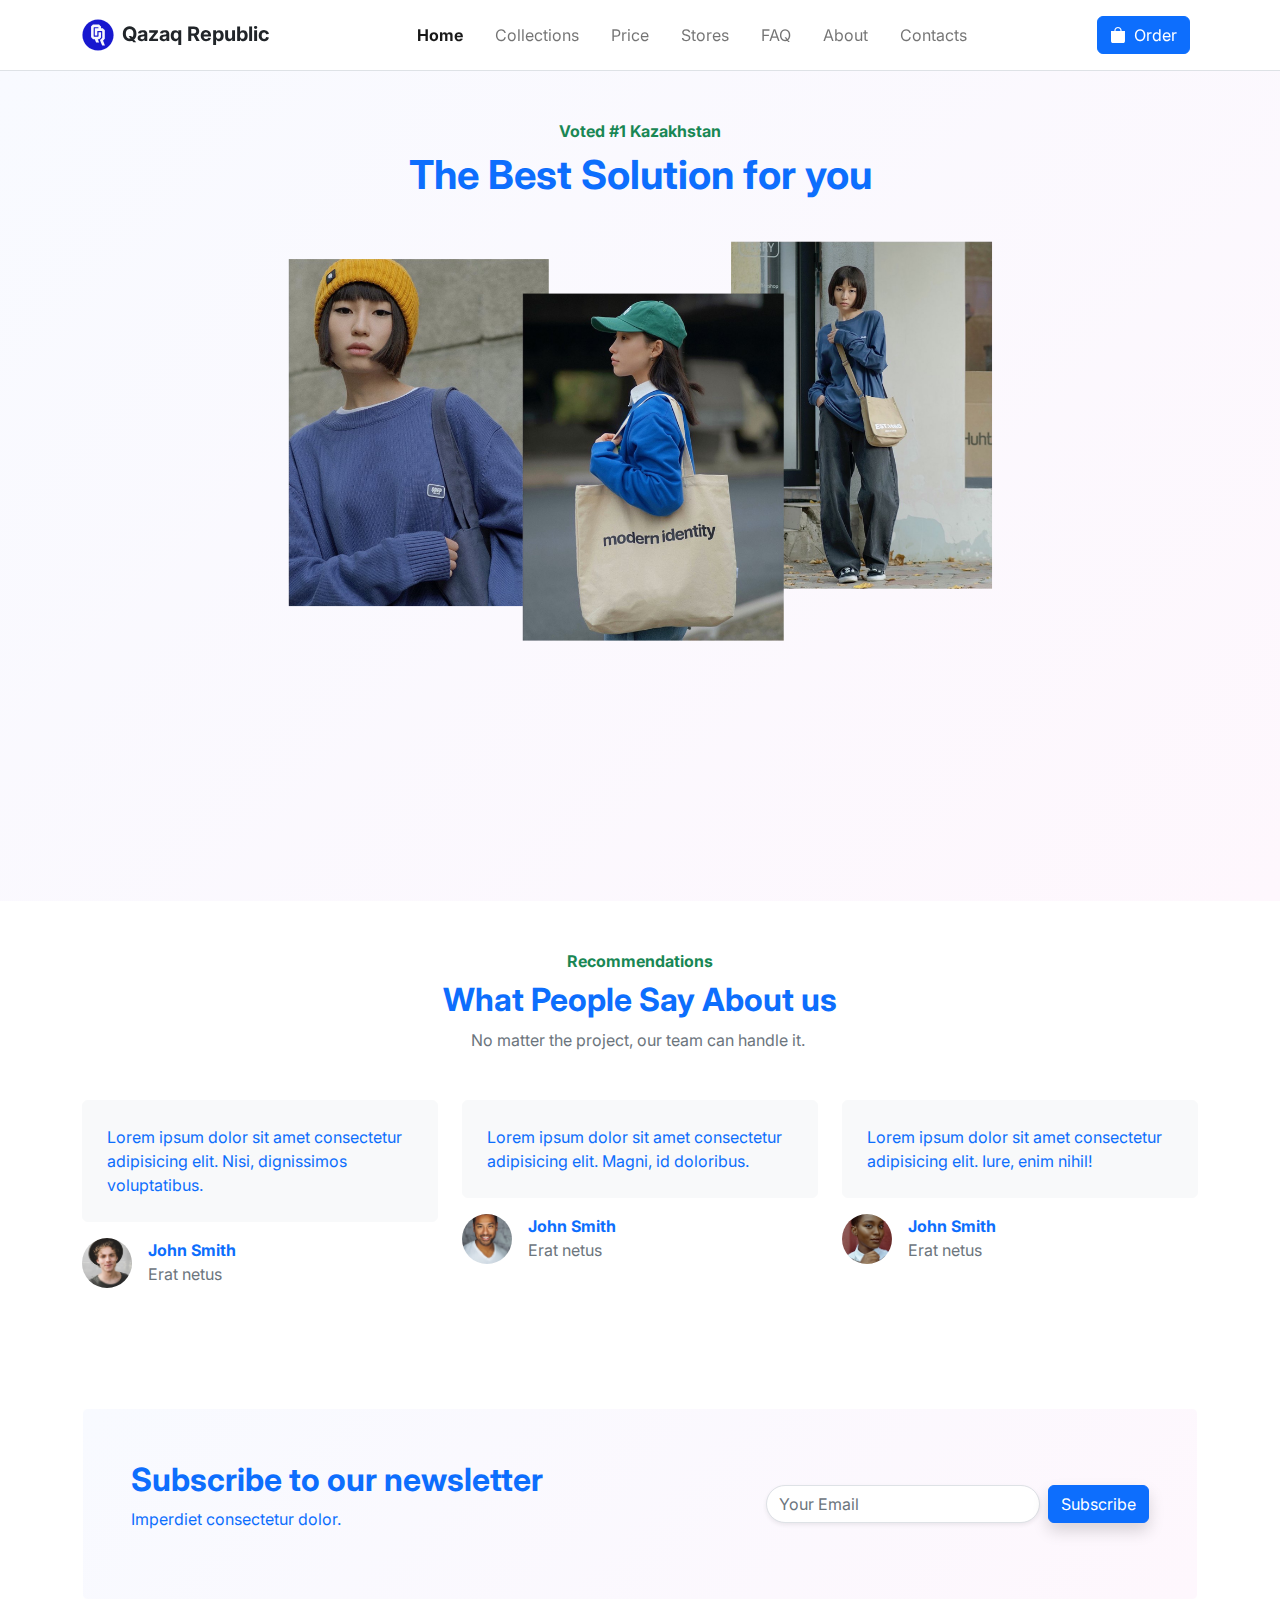
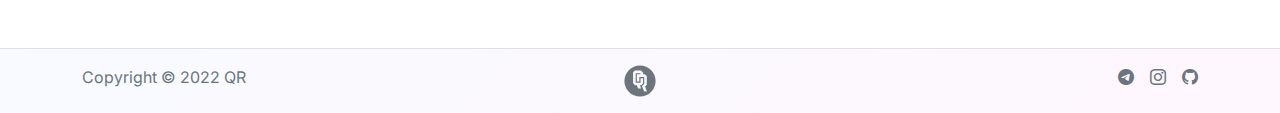
<file: index.html>
<!DOCTYPE html>
<html lang="en">
<head>
    <meta charset="UTF-8">
    <meta http-equiv="X-UA-Compatible" content="IE=edge">
    <meta name="viewport" content="width=device-width, initial-scale=1.0, maximum-scale=1, user-scalable=no">
    <title>Home - QR</title>
    <link rel="icon" href="favicons/favicon.ico" type="image/x-icon">
    <link rel="stylesheet" href="css/style.css">
    <link rel="stylesheet" href="bootstrap/css/bootstrap.min.css">
</head>
<body>
    <div class="page">
        <header class="py-3 navbar navbar-expand-xl sticky-top border-bottom">
            <div class="container">
                <a href="/" class="d-flex text-dark text-decoration-none">
                    <img src="favicons/qr_logo.svg" alt="QR LOGO" width="32">
                    <span class="fw-bold mx-2 fs-5 text-dark">Qazaq Republic</span>
                </a>
                <button data-bs-toggle="collapse" class="navbar-toggler rounded-5" data-bs-target="#navcol-1" aria-expanded="false">
                    <span class="navbar-toggler-icon"></span>
                </button>
                <div id="navcol-1" class="collapse navbar-collapse non-copy">
                    <div class="p-2"></div>
                    <ul class="navbar-nav mx-auto text-center">
                        <li class="nav-item py-1"><a class="nav-link active" href="index.html">Home</a></li>
                        <li class="nav-item py-1"><a class="nav-link" href="collections.html">Collections</a></li>
                        <li class="nav-item py-1"><a class="nav-link" href="price.html">Price</a></li>
                        <li class="nav-item py-1"><a class="nav-link" href="stores.html">Stores</a></li>
                        <li class="nav-item py-1"><a class="nav-link" href="faq.html">FAQ</a></li>
                        <li class="nav-item py-1"><a class="nav-link" href="about.html">About</a></li>
                        <li class="nav-item py-1"><a class="nav-link" href="contacts.html">Contacts</a></li>
                    </ul>
                    <hr class="navbar-nav text-dark">
                    <div class="pt-3 py-xl-0 d-flex justify-content-center">
                        <a href="https://wa.me/77777512121" class="text-decoration-none px-2">
                            <button class="btn btn-primary d-flex "><i class="bi bi-bag-fill text-white"></i>&nbsp; Order</button>
                        </a>
                    </div>
                </div>
            </div>
        </header>

        <div class="content-wrapper">
            <section class="bg-primary-gradient">
                <div class="container pt-5">
                    <div class="col-md-8 col-xl-6 text-center mx-auto">
                        <p class="fw-bold text-success mb-2">Voted #1 Kazakhstan</p>
                        <h1 class="fw-bold">The Best Solution for you</h1>
                    </div>
                    <div class="col-lg-7 mx-auto">
                        <div class="position-relative" style="display: flex;flex-wrap: wrap;justify-content: flex-end;">
                            <div style="position: relative;flex: 0 0 40%;transform: translate3d(-60%, 15%, 0);"><img class="img-fluid" src="images/promo1.jpeg"></div>
                            <div style="position: relative;flex: 0 0 40%;transform: translate3d(10%, 10%, 0);"><img class="img-fluid" src="images/promo2.jpeg"></div>
                            <div style="position: relative;flex: 0 0 40%;transform: translate3d(-70%, -75%, 0);"><img class="img-fluid" src="images/promo3.jpeg"></div>
                        </div>
                    </div>
                </div>
            </section>
    
            <section class="container py-5">
                <div class="col-md-8 col-xl-6 text-center mx-auto mb-5">
                    <p class="fw-bold text-success mb-2">Recommendations</p>
                    <h2 class="fw-bold">What People Say About us</h2>
                    <p class="text-muted w-lg-50">No matter the project, our team can handle it.&nbsp;</p>
                </div>
                <div class="row row-cols-1 row-cols-sm-2 row-cols-lg-3 d-sm-flex justify-content-sm-center">
                    <div class="col mb-4">
                        <div class="d-flex flex-column align-items-center align-items-sm-start">
                            <p class="bg-light border rounded border-light p-4">Lorem ipsum dolor sit amet consectetur adipisicing elit. Nisi, dignissimos voluptatibus.</p>
                            
                            <div class="d-flex"><img class="rounded-circle flex-shrink-0 me-3 fit-cover" width="50" height="50" src="/images/avatar1.jpeg">
                                <div>
                                    <p class="fw-bold text-primary mb-0">John Smith</p>
                                    <p class="text-muted mb-0">Erat netus</p>
                                </div>
                            </div>
                        </div>
                    </div>
                    <div class="col mb-4">
                        <div class="d-flex flex-column align-items-center align-items-sm-start">
                            <p class="bg-light border rounded border-light p-4">Lorem ipsum dolor sit amet consectetur adipisicing elit. Magni, id doloribus.</p>
                            
                            <div class="d-flex"><img class="rounded-circle flex-shrink-0 me-3 fit-cover" width="50" height="50" src="/images/avatar2.jpeg">
                                <div>
                                    <p class="fw-bold text-primary mb-0">John Smith</p>
                                    <p class="text-muted mb-0">Erat netus</p>
                                </div>
                            </div>
                        </div>
                    </div>
                    <div class="col mb-4">
                        <div class="d-flex flex-column align-items-center align-items-sm-start">
                            <p class="bg-light border rounded border-light p-4">Lorem ipsum dolor sit amet consectetur adipisicing elit. Iure, enim nihil!</p>
                            
                            <div class="d-flex"><img class="rounded-circle flex-shrink-0 me-3 fit-cover" width="50" height="50" src="/images/avatar3.jpeg">
                                <div>
                                    <p class="fw-bold text-primary mb-0">John Smith</p>
                                    <p class="text-muted mb-0">Erat netus</p>
                                </div>
                            </div>
                        </div>
                    </div>
                </div>
            </section>
    
            <section class="container py-5">
                <div class="border rounded border-white d-flex flex-column justify-content-between align-items-center flex-lg-row bg-primary-gradient p-4 p-lg-5">
                    <div class="text-center text-lg-start py-3 py-lg-1">
                        <h2 class="fw-bold mb-2">Subscribe to our newsletter</h2>
                        <p>Imperdiet consectetur dolor.</p>
                    </div>
                    <div class="d-flex justify-content-center flex-wrap flex-lg-nowrap">
                        <div class="my-2"><input class="border rounded-pill shadow-sm form-control" type="email" name="email" placeholder="Your Email"></div>
                        <div class="my-2"><button class="btn btn-primary shadow ms-2" type="submit">Subscribe</button></div>
                    </div>
                </div>
            </section>
        </div>

        <footer class="bg-primary-gradient d-flex flex-wrap justify-content-between align-items-center py-3 border-top">
            <div class="container d-flex">
                <div class="col-md-4 col align-items-center">
                    <span class="mb-3 mb-md-0 text-muted">Copyright © 2022 QR</span>
                </div>
        
                <a href="/" class="col-md-4 col d-flex align-items-center justify-content-center mb-3 mb-md-0 me-md-auto link-dark text-decoration-none">
                    <img src="favicons/qr_gray.svg" alt="QR LOGO" width="32">
                </a>
            
                <ul class="nav col-md-4 col justify-content-end list-unstyled d-flex">
                    <li class="ms-3"><a class="text-muted" href="https://goofeat.t.me/"><i class="bi bi-telegram text-muted"></i></a></li>
                    <li class="ms-3"><a class="text-muted" href="https://instagram.com/azharbayev"><i class="bi bi-instagram text-muted"></i></a></li>
                    <li class="ms-3"><a class="text-muted" href="https://github.com/goofeat"><i class="bi bi-github text-muted"></i></a></li>
                </ul>
            </div>
        </footer>
    </div>

    <script src="bootstrap/js/bootstrap.min.js"></script>
</body>
</html>
</file>
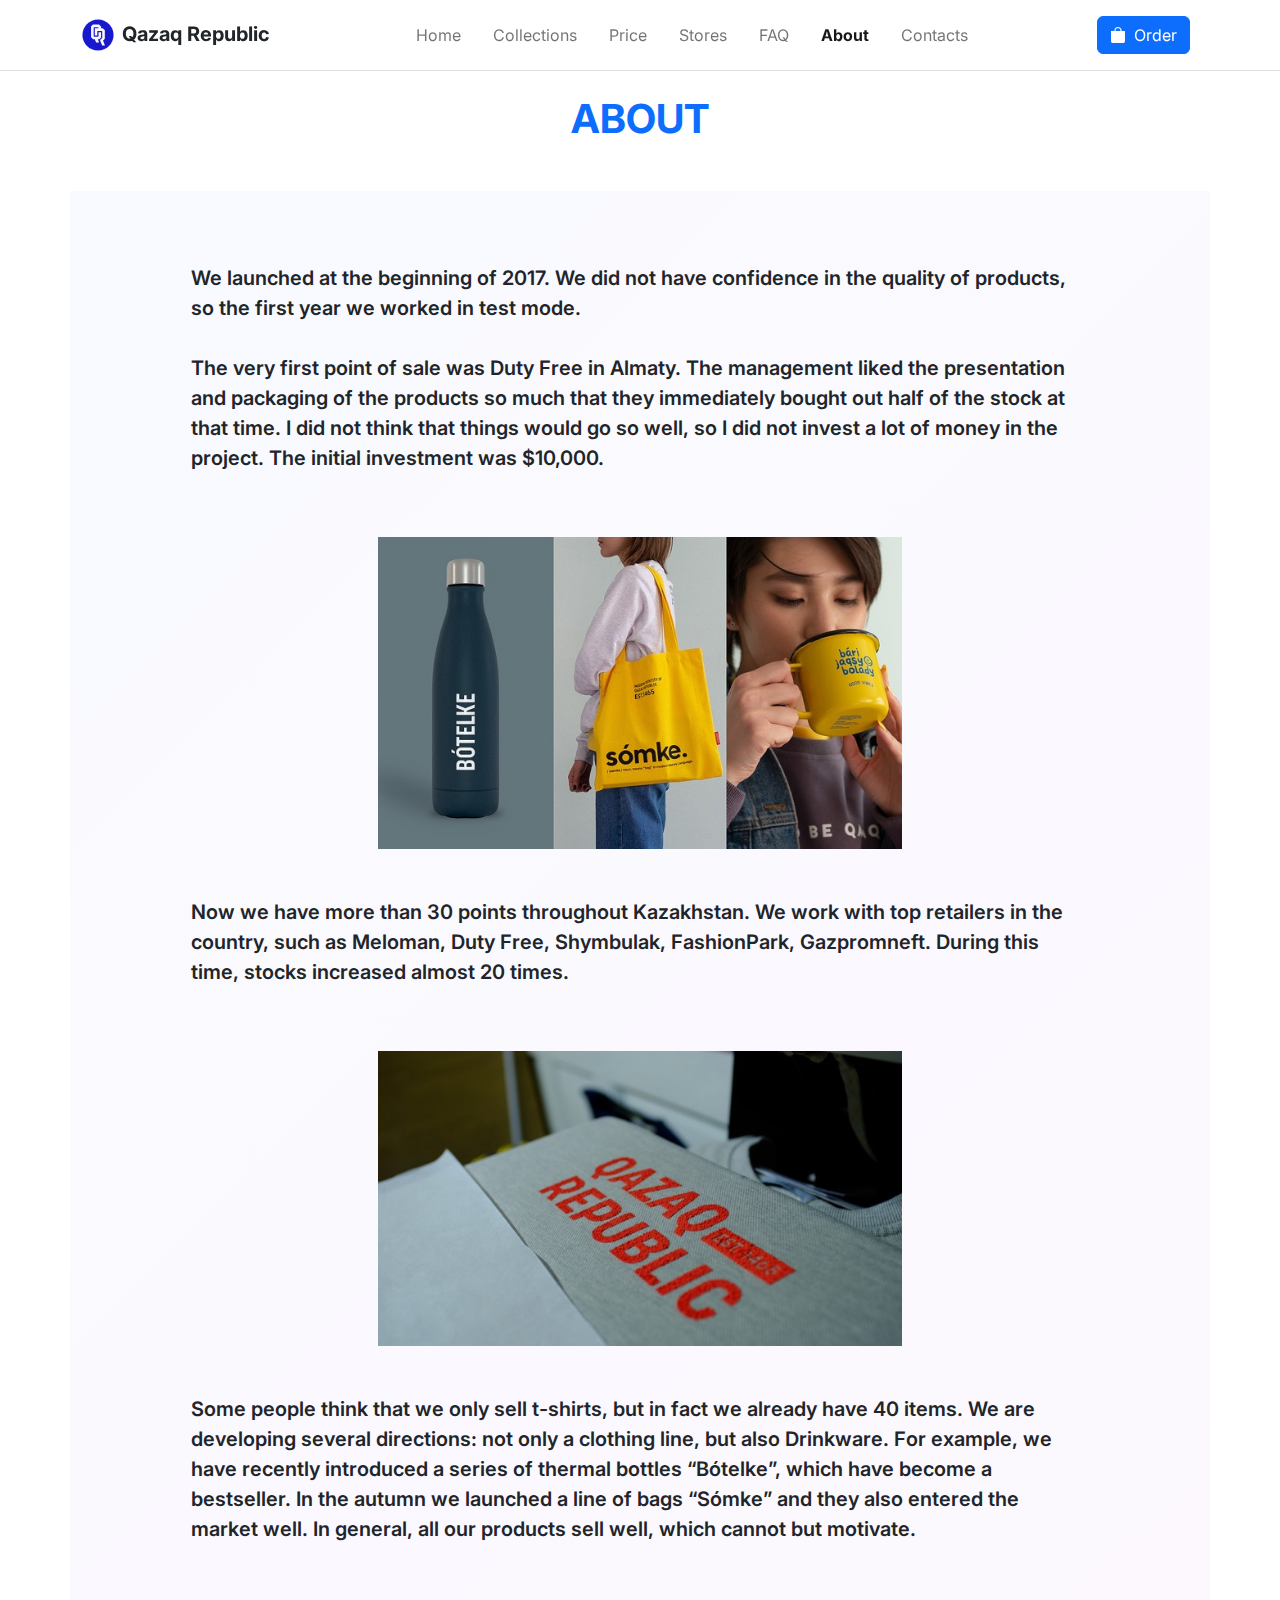
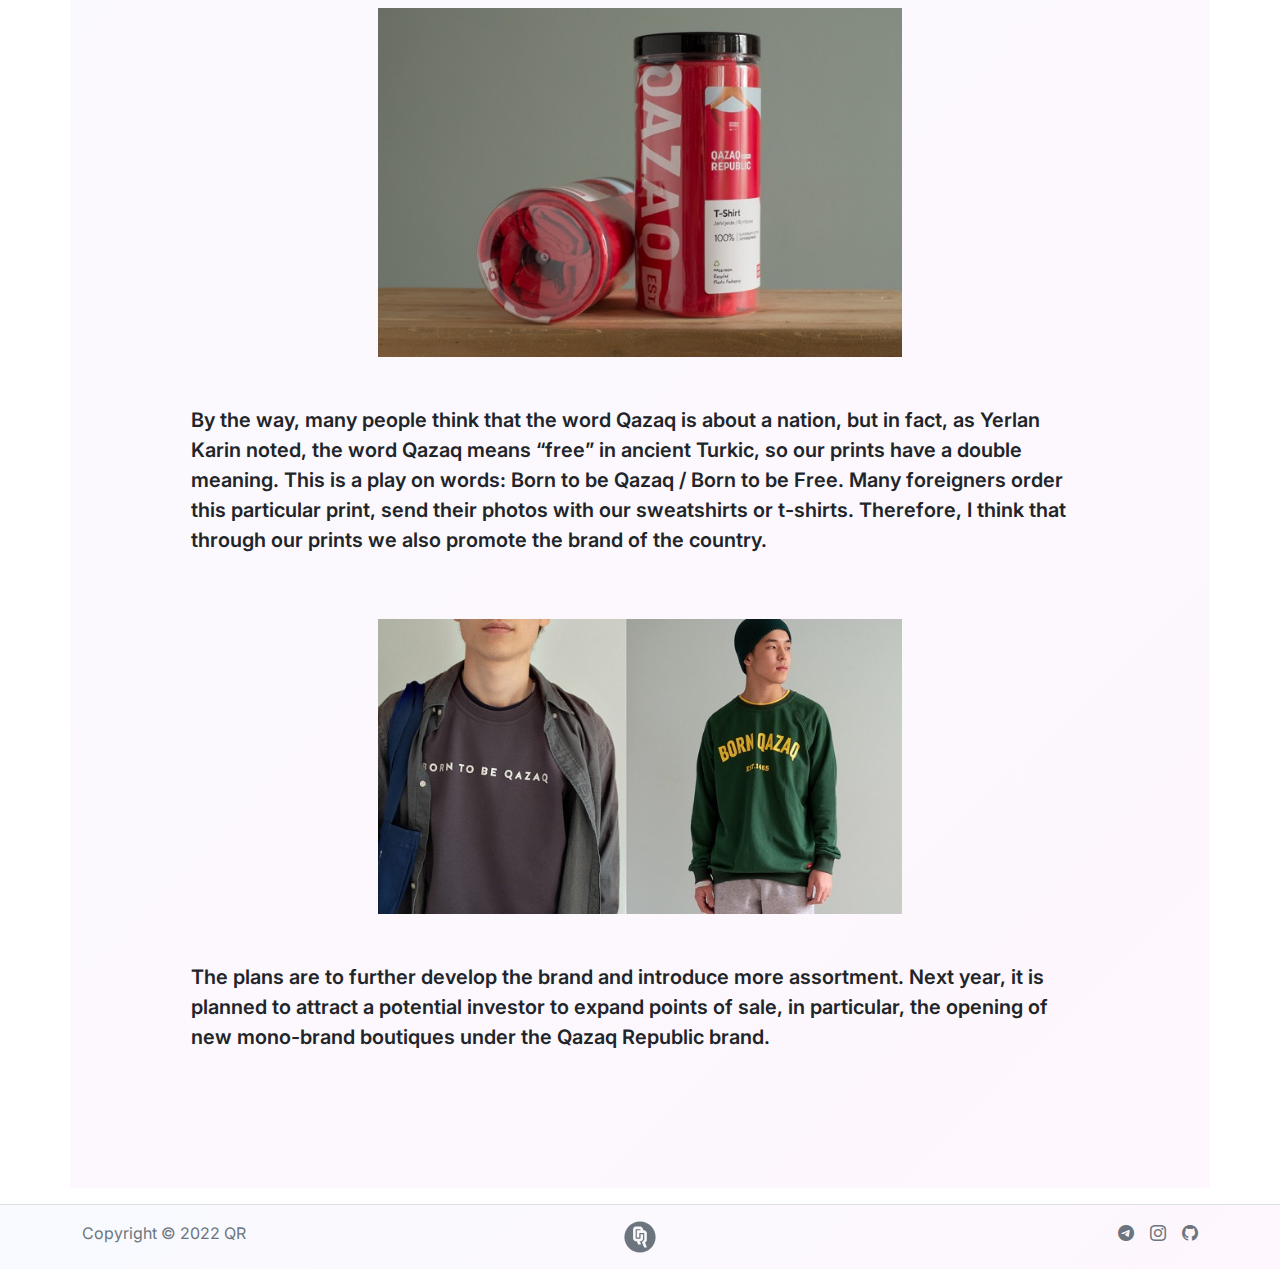
<file: about.html>
<!DOCTYPE html>
<html lang="en">
<head>
    <meta charset="UTF-8">
    <meta http-equiv="X-UA-Compatible" content="IE=edge">
    <meta name="viewport" content="width=device-width, initial-scale=1.0, maximum-scale=1, user-scalable=no">
    <title>About - QR</title>
    <link rel="icon" href="favicons/favicon.ico" type="image/x-icon">
    <link rel="stylesheet" href="css/style.css">
    <link rel="stylesheet" href="bootstrap/css/bootstrap.min.css">
</head>
<body>
    <div class="page">
        <header class="py-3 navbar navbar-expand-xl sticky-top border-bottom">
            <div class="container">
                <a href="/" class="d-flex text-dark text-decoration-none">
                    <img src="favicons/qr_logo.svg" alt="QR LOGO" width="32">
                    <span class="fw-bold mx-2 fs-5 text-dark">Qazaq Republic</span>
                </a>
                <button data-bs-toggle="collapse" class="navbar-toggler rounded-5" data-bs-target="#navcol-1" aria-expanded="false">
                    <span class="navbar-toggler-icon"></span>
                </button>
                <div id="navcol-1" class="collapse navbar-collapse non-copy">
                    <div class="p-2"></div>
                    <ul class="navbar-nav mx-auto text-center">
                        <li class="nav-item py-1"><a class="nav-link" href="index.html">Home</a></li>
                        <li class="nav-item py-1"><a class="nav-link" href="collections.html">Collections</a></li>
                        <li class="nav-item py-1"><a class="nav-link" href="price.html">Price</a></li>
                        <li class="nav-item py-1"><a class="nav-link" href="stores.html">Stores</a></li>
                        <li class="nav-item py-1"><a class="nav-link" href="faq.html">FAQ</a></li>
                        <li class="nav-item py-1"><a class="nav-link active" href="about.html">About</a></li>
                        <li class="nav-item py-1"><a class="nav-link" href="contacts.html">Contacts</a></li>
                    </ul>
                    <hr class="navbar-nav text-dark">
                    <div class="pt-3 py-xl-0 d-flex justify-content-center">
                        <a href="https://wa.me/77777512121" class="text-decoration-none px-2">
                            <button class="btn btn-primary d-flex "><i class="bi bi-bag-fill text-white"></i>&nbsp; Order</button>
                        </a>
                    </div>
                </div>
            </div>
        </header>
    
        <div class="content-wrapper">
            <div class="container py-4">
                <h1 class="fw-bold text-center text-uppercase">about</h1>
            </div>
        
            <section class="container bg-primary-gradient py-4 my-3">
                <div class="px-3 col-md-10 offset-md-1 py-5">
                    <p class="fw-semibold text-dark fs-5">
                        We launched at the beginning of 2017. We did not have confidence in the quality of products, so the first year we worked in test mode.
                        <br><br>
                        The very first point of sale was Duty Free in Almaty. The management liked the presentation and packaging of the products so much that they immediately bought out half of the stock at that time. I did not think that things would go so well, so I did not invest a lot of money in the project. The initial investment was $10,000.
                    </p>
                    <div class="card-img d-flex justify-content-center py-5 mb-5 mb-md-0">
                        <img class="img-fluid col-xl-7 col-md-9" src="images/about1.jpeg">
                    </div>
                    <p class="fw-semibold text-dark fs-5">
                        Now we have more than 30 points throughout Kazakhstan. We work with top retailers in the country, such as Meloman, Duty Free, Shymbulak, FashionPark, Gazpromneft. During this time, stocks increased almost 20 times.
                    </p>
                    <div class="card-img d-flex justify-content-center py-5 mb-5 mb-md-0">
                        <img class="img-fluid col-xl-7 col-md-9" src="images/about2.jpeg">
                    </div>
                    <p class="fw-semibold text-dark fs-5">
                        Some people think that we only sell t-shirts, but in fact we already have 40 items. We are developing several directions: not only a clothing line, but also Drinkware. For example, we have recently introduced a series of thermal bottles “Bótelke”, which have become a bestseller. In the autumn we launched a line of bags “Sómke” and they also entered the market well. In general, all our products sell well, which cannot but motivate.
                    </p>   
                    <div class="card-img d-flex justify-content-center py-5 mb-5 mb-md-0">
                        <img class="img-fluid col-xl-7 col-md-9" src="images/about3.jpeg">
                    </div>
                    <p class="fw-semibold text-dark fs-5">
                        By the way, many people think that the word Qazaq is about a nation, but in fact, as Yerlan Karin noted, the word Qazaq means “free” in ancient Turkic, so our prints have a double meaning. This is a play on words: Born to be Qazaq / Born to be Free. Many foreigners order this particular print, send their photos with our sweatshirts or t-shirts. Therefore, I think that through our prints we also promote the brand of the country.
                    </p>
                    <div class="card-img d-flex justify-content-center py-5 mb-5 mb-md-0">
                        <img class="img-fluid col-xl-7 col-md-9" src="images/about4.jpeg">
                    </div>
                    <p class="fw-semibold text-dark fs-5 pb-5">
                        The plans are to further develop the brand and introduce more assortment. Next year, it is planned to attract a potential investor to expand points of sale, in particular, the opening of new mono-brand boutiques under the Qazaq Republic brand.
                    </p>
                </div>
            </section>
        </div>
    
        <footer class="bg-primary-gradient d-flex flex-wrap justify-content-between align-items-center py-3 border-top">
            <div class="container d-flex">
                <div class="col-md-4 col align-items-center">
                    <span class="mb-3 mb-md-0 text-muted">Copyright © 2022 QR</span>
                </div>
        
                <a href="/" class="col-md-4 col d-flex align-items-center justify-content-center mb-3 mb-md-0 me-md-auto link-dark text-decoration-none">
                    <img src="favicons/qr_gray.svg" alt="QR LOGO" width="32">
                </a>
            
                <ul class="nav col-md-4 col justify-content-end list-unstyled d-flex">
                    <li class="ms-3"><a class="text-muted" href="https://goofeat.t.me/"><i class="bi bi-telegram text-muted"></i></a></li>
                    <li class="ms-3"><a class="text-muted" href="https://instagram.com/azharbayev"><i class="bi bi-instagram text-muted"></i></a></li>
                    <li class="ms-3"><a class="text-muted" href="https://github.com/goofeat"><i class="bi bi-github text-muted"></i></a></li>
                </ul>
            </div>
        </footer>
    </div>

    <script src="bootstrap/js/bootstrap.min.js"></script>
</body>
</html>
</file>
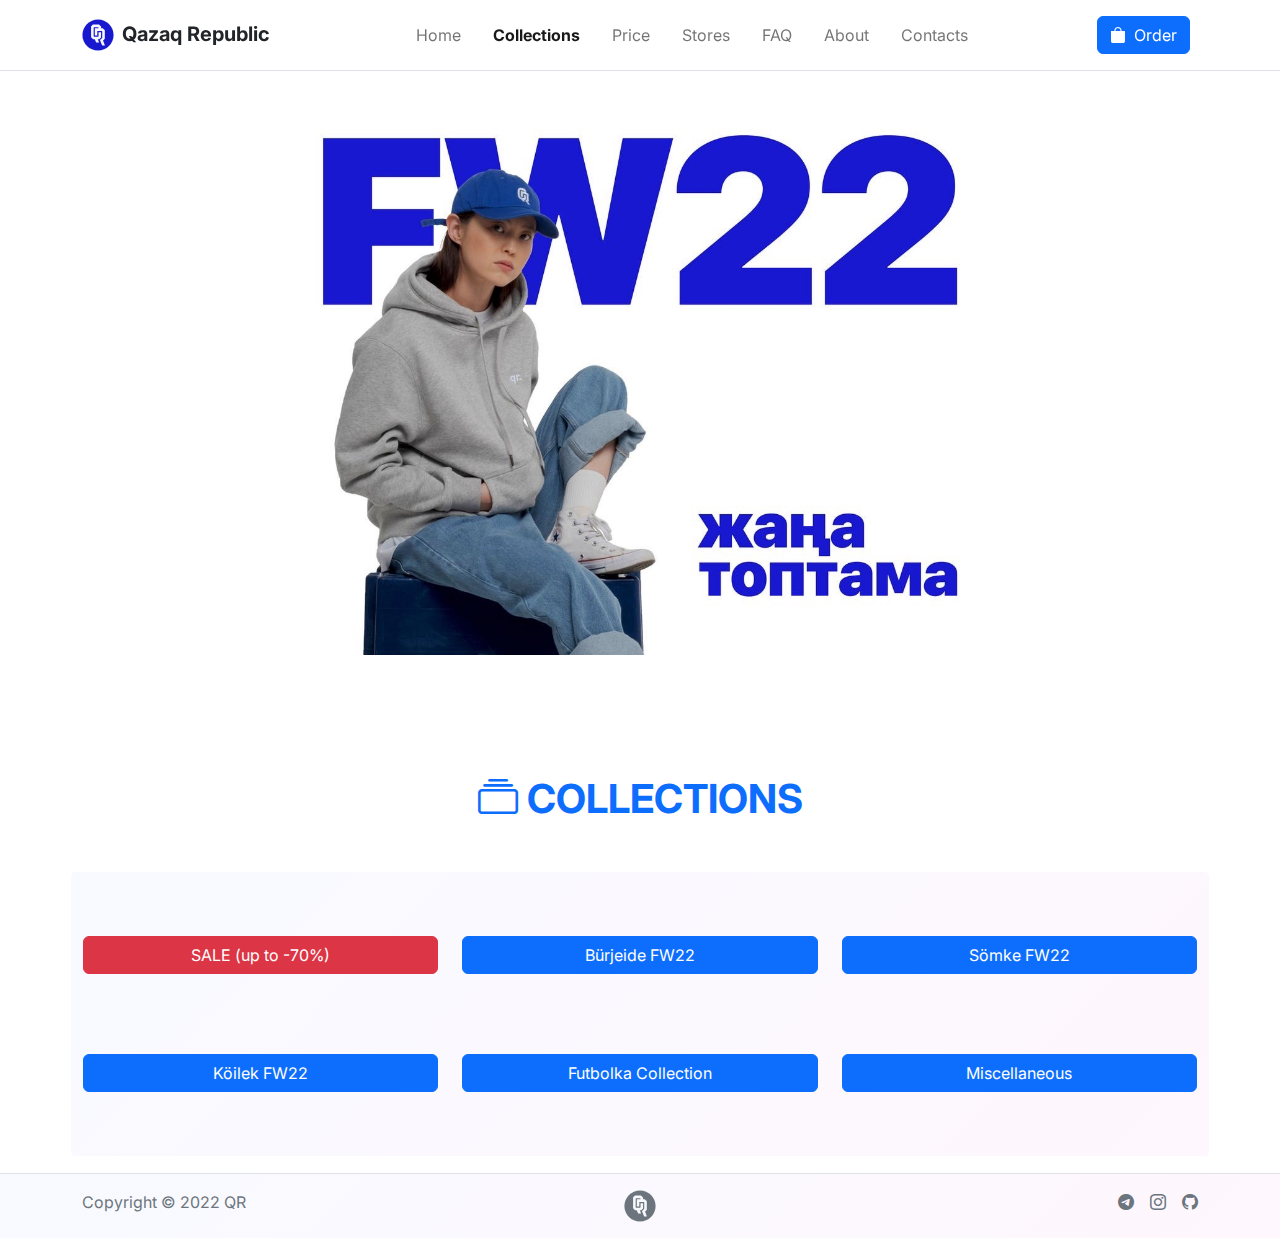
<file: collections.html>
<!DOCTYPE html>
<html lang="en">
<head>
    <meta charset="UTF-8">
    <meta http-equiv="X-UA-Compatible" content="IE=edge">
    <meta name="viewport" content="width=device-width, initial-scale=1.0, maximum-scale=1, user-scalable=no">
    <title>Collections - QR</title>
    <link rel="icon" href="favicons/favicon.ico" type="image/x-icon">
    <link rel="stylesheet" href="css/style.css">
    <link rel="stylesheet" href="bootstrap/css/bootstrap.min.css">
</head>
<body>
    <div class="page">
        <header class="py-3 navbar navbar-expand-xl sticky-top border-bottom">
            <div class="container">
                <a href="/" class="d-flex text-dark text-decoration-none">
                    <img src="favicons/qr_logo.svg" alt="QR LOGO" width="32">
                    <span class="fw-bold mx-2 fs-5 text-dark">Qazaq Republic</span>
                </a>
                <button data-bs-toggle="collapse" class="navbar-toggler rounded-5" data-bs-target="#navcol-1" aria-expanded="false">
                    <span class="navbar-toggler-icon"></span>
                </button>
                <div id="navcol-1" class="collapse navbar-collapse non-copy">
                    <div class="p-2"></div>
                    <ul class="navbar-nav mx-auto text-center">
                        <li class="nav-item py-1"><a class="nav-link" href="index.html">Home</a></li>
                        <li class="nav-item py-1"><a class="nav-link active" href="collections.html">Collections</a></li>
                        <li class="nav-item py-1"><a class="nav-link" href="price.html">Price</a></li>
                        <li class="nav-item py-1"><a class="nav-link" href="stores.html">Stores</a></li>
                        <li class="nav-item py-1"><a class="nav-link" href="faq.html">FAQ</a></li>
                        <li class="nav-item py-1"><a class="nav-link" href="about.html">About</a></li>
                        <li class="nav-item py-1"><a class="nav-link" href="contacts.html">Contacts</a></li>
                    </ul>
                    <hr class="navbar-nav text-dark">
                    <div class="pt-3 py-xl-0 d-flex justify-content-center">
                        <a href="https://wa.me/77777512121" class="text-decoration-none px-2">
                            <button class="btn btn-primary d-flex "><i class="bi bi-bag-fill text-white"></i>&nbsp; Order</button>
                        </a>
                    </div>
                </div>
            </div>
        </header>
    
        <div class="content-wrapper">
            <section class="container py-5">
                <div class="d-flex justify-content-center mb-5">
                    <img class="" src="images/jana_toptama.jpeg" width="60%" alt="JANA TOPTAMA FW22">
                </div>
            </section>
        
            <div class="container py-4">
                <h1 class="fw-bold text-center text-uppercase"><i class="bi bi-collection"></i> collections</h1>
            </div>
        
            <section class="container bg-primary-gradient border rounded border-white py-4 my-3">
                <div class="row py-lg-3">
                    <div class="col-lg row-cols-sm-auto py-4">
                        <button class="btn btn-danger w-100" type="button" data-bs-toggle="collapse" data-bs-target="#collapse-fw22">
                            SALE (up to -70%)
                        </button>
                        <div class="collapse py-3 px-3" id="collapse-fw22">
                            <div class="card card-body">
                                <div id="carousel-fw22" class="carousel carousel-dark slide" data-bs-ride="carousel">
                                    <div class="carousel-inner">
                                        <div class="carousel-item active" data-bs-interval="5000">
                                            <img class="d-sm-block card-img" width="300" src="images/sale1.jpeg" focusable="false">
                                        </div>
                                        <div class="carousel-item" data-bs-interval="5000">
                                            <img class="d-block card-img" width="300" src="images/sale2.jpeg" focusable="false">
                                        </div>
                                        <div class="carousel-item" data-bs-interval="5000">
                                            <img class="d-block card-img" width="300" src="images/sale3.jpeg" focusable="false">
                                        </div>
                                        <div class="carousel-item" data-bs-interval="5000">
                                            <img class="d-block card-img" width="300" src="images/sale4.jpeg" focusable="false">
                                        </div>
                                        <div class="carousel-item" data-bs-interval="5000">
                                            <img class="d-block card-img" width="300" src="images/sale5.jpeg" focusable="false">
                                        </div>
                                        <div class="carousel-item" data-bs-interval="5000">
                                            <img class="d-block card-img" width="300" src="images/sale6.jpeg" focusable="false">
                                        </div>
                                    </div>
                                    <button class="carousel-control-prev" type="button" data-bs-target="#carousel-fw22" data-bs-slide="prev">
                                        <span class="carousel-control-prev-icon" ></span>
                                        <span class="visually-hidden">Previous</span>
                                    </button>
                                    <button class="carousel-control-next" type="button" data-bs-target="#carousel-fw22" data-bs-slide="next">
                                        <span class="carousel-control-next-icon"></span>
                                        <span class="visually-hidden">Next</span>
                                    </button>
                                </div>
                            </div>
                        </div>
                    </div>
                    <div class="col-lg row-cols-sm-auto py-4">
                        <button class="btn btn-primary w-100" type="button" data-bs-toggle="collapse" data-bs-target="#collapse-burjeide">
                            Bürjeide FW22
                        </button>
                        <div class="collapse py-3 px-3" id="collapse-burjeide">
                            <div class="card card-body">
                                <div id="carousel-burjeide" class="carousel carousel-dark slide" data-bs-ride="carousel">
                                    <div class="carousel-inner">
                                        <div class="carousel-item active" data-bs-interval="5000">
                                            <img class="d-sm-block card-img" width="300" src="images/burjeide1.jpeg" focusable="false">
                                        </div>
                                        <div class="carousel-item" data-bs-interval="5000">
                                            <img class="d-block card-img" width="300" src="images/burjeide2.jpeg" focusable="false">
                                        </div>
                                        <div class="carousel-item" data-bs-interval="5000">
                                            <img class="d-block card-img" width="300" src="images/burjeide3.jpeg" focusable="false">
                                        </div>
                                    </div>
                                    <button class="carousel-control-prev" type="button" data-bs-target="#carousel-burjeide" data-bs-slide="prev">
                                        <span class="carousel-control-prev-icon" ></span>
                                        <span class="visually-hidden">Previous</span>
                                    </button>
                                    <button class="carousel-control-next" type="button" data-bs-target="#carousel-burjeide" data-bs-slide="next">
                                        <span class="carousel-control-next-icon"></span>
                                        <span class="visually-hidden">Next</span>
                                    </button>
                                </div>
                            </div>
                        </div>
                    </div>
                    <div class="col-lg row-cols-sm-auto py-4">
                        <button class="btn btn-primary w-100" type="button" data-bs-toggle="collapse" data-bs-target="#collapse-somke">
                            Sömke FW22
                        </button>
                        <div class="collapse py-3 px-3" id="collapse-somke">
                            <div class="card card-body">
                                <div id="carousel-somke" class="carousel carousel-dark slide" data-bs-ride="carousel">
                                    <div class="carousel-inner">
                                        <div class="carousel-item active" data-bs-interval="5000">
                                            <img class="d-sm-block card-img" width="300" src="images/somke1.jpeg" focusable="false">
                                        </div>
                                        <div class="carousel-item" data-bs-interval="5000">
                                            <img class="d-block card-img" width="300" src="images/somke2.jpeg" focusable="false">
                                        </div>
                                        <div class="carousel-item" data-bs-interval="5000">
                                            <img class="d-block card-img" width="300" src="images/somke3.jpeg" focusable="false">
                                        </div>
                                    </div>
                                    <button class="carousel-control-prev" type="button" data-bs-target="#carousel-somke" data-bs-slide="prev">
                                        <span class="carousel-control-prev-icon" ></span>
                                        <span class="visually-hidden">Previous</span>
                                    </button>
                                    <button class="carousel-control-next" type="button" data-bs-target="#carousel-somke" data-bs-slide="next">
                                        <span class="carousel-control-next-icon"></span>
                                        <span class="visually-hidden">Next</span>
                                    </button>
                                </div>
                            </div>
                        </div>
                    </div>
                </div>
                <div class="row py-lg-3">
                    <div class="col-lg row-cols-sm-auto py-4">
                        <button class="btn btn-primary w-100" type="button" data-bs-toggle="collapse" data-bs-target="#collapse-fw222">
                            Köilek FW22
                        </button>
                        <div class="collapse py-3 px-3" id="collapse-fw222">
                            <div class="card card-body">
                                <div id="carousel-fw222" class="carousel carousel-dark slide" data-bs-ride="carousel">
                                    <div class="carousel-inner">
                                        <div class="carousel-item active" data-bs-interval="5000">
                                            <img class="d-sm-block card-img" width="300" src="images/koilek1.jpeg" focusable="false">
                                        </div>
                                        <div class="carousel-item" data-bs-interval="5000">
                                            <img class="d-block card-img" width="300" src="images/koilek2.jpeg" focusable="false">
                                        </div>
                                    </div>
                                    <button class="carousel-control-prev" type="button" data-bs-target="#carousel-fw222" data-bs-slide="prev">
                                        <span class="carousel-control-prev-icon" ></span>
                                        <span class="visually-hidden">Previous</span>
                                    </button>
                                    <button class="carousel-control-next" type="button" data-bs-target="#carousel-fw222" data-bs-slide="next">
                                        <span class="carousel-control-next-icon"></span>
                                        <span class="visually-hidden">Next</span>
                                    </button>
                                </div>
                            </div>
                        </div>
                    </div>
                    <div class="col-lg row-cols-sm-auto py-4">
                        <button class="btn btn-primary w-100" type="button" data-bs-toggle="collapse" data-bs-target="#collapse-futbolka">
                            Futbolka Collection
                        </button>
                        <div class="collapse py-3 px-3" id="collapse-futbolka">
                            <div class="card card-body">
                                <div id="carousel-futbolka" class="carousel carousel-dark slide" data-bs-ride="carousel">
                                    <div class="carousel-inner">
                                        <div class="carousel-item active" data-bs-interval="5000">
                                            <img class="d-sm-block card-img" width="300" src="images/futbolka1.jpeg" focusable="false">
                                        </div>
                                        <div class="carousel-item" data-bs-interval="5000">
                                            <img class="d-block card-img" width="300" src="images/futbolka2.jpeg" focusable="false">
                                        </div>
                                        <div class="carousel-item" data-bs-interval="5000">
                                            <img class="d-block card-img" width="300" src="images/futbolka3.jpeg" focusable="false">
                                        </div>
                                    </div>
                                    <button class="carousel-control-prev" type="button" data-bs-target="#carousel-futbolka" data-bs-slide="prev">
                                        <span class="carousel-control-prev-icon" ></span>
                                        <span class="visually-hidden">Previous</span>
                                    </button>
                                    <button class="carousel-control-next" type="button" data-bs-target="#carousel-futbolka" data-bs-slide="next">
                                        <span class="carousel-control-next-icon"></span>
                                        <span class="visually-hidden">Next</span>
                                    </button>
                                </div>
                            </div>
                        </div>
                    </div>
                    <div class="col-lg row-cols-sm-auto py-4">
                        <button class="btn btn-primary w-100" type="button" data-bs-toggle="collapse" data-bs-target="#collapse-fw223">
                            Miscellaneous
                        </button>
                        <div class="collapse py-3 px-3" id="collapse-fw223">
                            <div class="card card-body">
                                <div id="carousel-fw223" class="carousel carousel-dark slide" data-bs-ride="carousel">
                                    <div class="carousel-inner">
                                        <div class="carousel-item active" data-bs-interval="5000">
                                            <img class="d-sm-block card-img" width="300" src="images/misc1.jpeg" focusable="false">
                                        </div>
                                        <div class="carousel-item" data-bs-interval="5000">
                                            <img class="d-block card-img" width="300" src="images/misc2.jpeg" focusable="false">
                                        </div>
                                        <div class="carousel-item" data-bs-interval="5000">
                                            <img class="d-block card-img" width="300" src="images/misc3.jpeg" focusable="false">
                                        </div>
                                    </div>
                                    <button class="carousel-control-prev" type="button" data-bs-target="#carousel-fw223" data-bs-slide="prev">
                                        <span class="carousel-control-prev-icon" ></span>
                                        <span class="visually-hidden">Previous</span>
                                    </button>
                                    <button class="carousel-control-next" type="button" data-bs-target="#carousel-fw223" data-bs-slide="next">
                                        <span class="carousel-control-next-icon"></span>
                                        <span class="visually-hidden">Next</span>
                                    </button>
                                </div>
                            </div>
                        </div>
                    </div>
                </div>
            </section>
        </div>
    
        <footer class="bg-primary-gradient d-flex flex-wrap justify-content-between align-items-center py-3 border-top">
            <div class="container d-flex">
                <div class="col-md-4 col align-items-center">
                    <span class="mb-3 mb-md-0 text-muted">Copyright © 2022 QR</span>
                </div>
        
                <a href="/" class="col-md-4 col d-flex align-items-center justify-content-center mb-3 mb-md-0 me-md-auto link-dark text-decoration-none">
                    <img src="favicons/qr_gray.svg" alt="QR LOGO" width="32">
                </a>
            
                <ul class="nav col-md-4 col justify-content-end list-unstyled d-flex">
                    <li class="ms-3"><a class="text-muted" href="https://goofeat.t.me/"><i class="bi bi-telegram text-muted"></i></a></li>
                    <li class="ms-3"><a class="text-muted" href="https://instagram.com/azharbayev"><i class="bi bi-instagram text-muted"></i></a></li>
                    <li class="ms-3"><a class="text-muted" href="https://github.com/goofeat"><i class="bi bi-github text-muted"></i></a></li>
                </ul>
            </div>
        </footer>
    </div>

    <script src="bootstrap/js/bootstrap.min.js"></script>
</body>
</html>
</file>
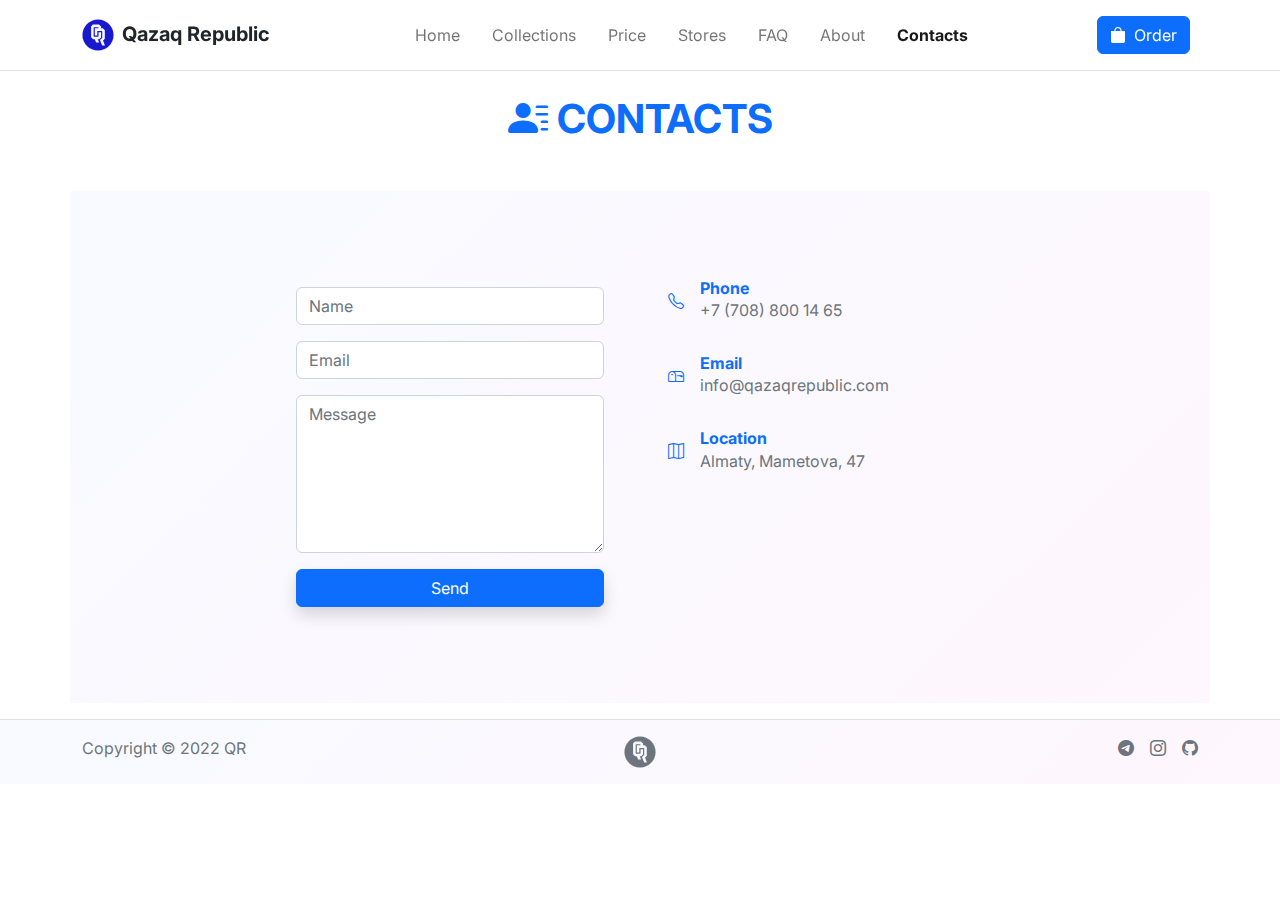
<file: contacts.html>
<!DOCTYPE html>
<html lang="en">
<head>
    <meta charset="UTF-8">
    <meta http-equiv="X-UA-Compatible" content="IE=edge">
    <meta name="viewport" content="width=device-width, initial-scale=1.0, maximum-scale=1, user-scalable=no">
    <title>Contacts - QR</title>
    <link rel="icon" href="favicons/favicon.ico" type="image/x-icon">
    <link rel="stylesheet" href="css/style.css">
    <link rel="stylesheet" href="bootstrap/css/bootstrap.min.css">
</head>
<body>
    <div class="page">
        <header class="py-3 navbar navbar-expand-xl sticky-top border-bottom">
            <div class="container">
                <a href="/" class="d-flex text-dark text-decoration-none">
                    <img src="favicons/qr_logo.svg" alt="QR LOGO" width="32">
                    <span class="fw-bold mx-2 fs-5 text-dark">Qazaq Republic</span>
                </a>
                <button data-bs-toggle="collapse" class="navbar-toggler rounded-5" data-bs-target="#navcol-1" aria-expanded="false">
                    <span class="navbar-toggler-icon"></span>
                </button>
                <div id="navcol-1" class="collapse navbar-collapse non-copy">
                    <div class="p-2"></div>
                    <ul class="navbar-nav mx-auto text-center">
                        <li class="nav-item py-1"><a class="nav-link" href="index.html">Home</a></li>
                        <li class="nav-item py-1"><a class="nav-link" href="collections.html">Collections</a></li>
                        <li class="nav-item py-1"><a class="nav-link" href="price.html">Price</a></li>
                        <li class="nav-item py-1"><a class="nav-link" href="stores.html">Stores</a></li>
                        <li class="nav-item py-1"><a class="nav-link" href="faq.html">FAQ</a></li>
                        <li class="nav-item py-1"><a class="nav-link" href="about.html">About</a></li>
                        <li class="nav-item py-1"><a class="nav-link active" href="contacts.html">Contacts</a></li>
                    </ul>
                    <hr class="navbar-nav text-dark">
                    <div class="pt-3 py-xl-0 d-flex justify-content-center">
                        <a href="https://wa.me/77777512121" class="text-decoration-none px-2">
                            <button class="btn btn-primary d-flex "><i class="bi bi-bag-fill text-white"></i>&nbsp; Order</button>
                        </a>
                    </div>
                </div>
            </div>
        </header>
    
        <div class="content-wrapper">
            <div class="container py-4">
                <h1 class="fw-bold text-center text-uppercase"><i class="bi bi-person-lines-fill"></i> contacts</h1>
            </div>
        
            <section class="container bg-primary-gradient py-4 my-3">
                <div class="row d-flex justify-content-center py-md-5">
                    <div class="col-md-6 col-xl-4">
                        <div>
                            <form class="p-3 p-xl-4" method="post">
                                <div class="mb-3"><input class="form-control" type="text" id="name-1" name="name" placeholder="Name"></div>
                                <div class="mb-3"><input class="form-control" type="email" id="email-1" name="email" placeholder="Email"></div>
                                <div class="mb-3"><textarea class="form-control" id="message-1" name="message" rows="6" placeholder="Message"></textarea></div>
                                <div><button class="btn btn-primary shadow d-block w-100" type="submit">Send </button></div>
                            </form>
                        </div>
                    </div>
                    <div class="col-md-4 col-xl-4 d-flex justify-content-center justify-content-xl-start">
                        <div class="d-flex flex-wrap flex-column justify-content-md-start align-items-md-start h-100">
                            <div class="d-flex align-items-center p-3">
                                <i class="bi bi-telephone"></i>
                                <div class="px-3">
                                    <h6 class="fw-bold mb-0">Phone</h6>
                                    <p class="text-muted mb-0">+7 (708) 800 14 65</p>
                                </div>
                            </div>
                            <div class="d-flex align-items-center p-3">
                                <i class="bi bi-mailbox"></i>
                                <div class="px-3">
                                    <h6 class="fw-bold mb-0">Email</h6>
                                    <p class="text-muted mb-0">info@qazaqrepublic.com</p>
                                </div>
                            </div>
                            <div class="d-flex align-items-center p-3">
                                <i class="bi bi-map"></i>
                                <div class="px-3">
                                    <h6 class="fw-bold mb-0">Location</h6>
                                    <p class="text-muted mb-0">Almaty, Mametova, 47</p>
                                </div>
                            </div>
                        </div>
                    </div>
                </div>
            </section>
        </div>
    
        <footer class="bg-primary-gradient d-flex flex-wrap justify-content-between align-items-center py-3 border-top">
            <div class="container d-flex">
                <div class="col-md-4 col align-items-center">
                    <span class="mb-3 mb-md-0 text-muted">Copyright © 2022 QR</span>
                </div>
        
                <a href="/" class="col-md-4 col d-flex align-items-center justify-content-center mb-3 mb-md-0 me-md-auto link-dark text-decoration-none">
                    <img src="favicons/qr_gray.svg" alt="QR LOGO" width="32">
                </a>
            
                <ul class="nav col-md-4 col justify-content-end list-unstyled d-flex">
                    <li class="ms-3"><a class="text-muted" href="https://goofeat.t.me/"><i class="bi bi-telegram text-muted"></i></a></li>
                    <li class="ms-3"><a class="text-muted" href="https://instagram.com/azharbayev"><i class="bi bi-instagram text-muted"></i></a></li>
                    <li class="ms-3"><a class="text-muted" href="https://github.com/goofeat"><i class="bi bi-github text-muted"></i></a></li>
                </ul>
            </div>
        </footer>
    </div>

    <script src="bootstrap/js/bootstrap.min.js"></script>
</body>
</html>
</file>
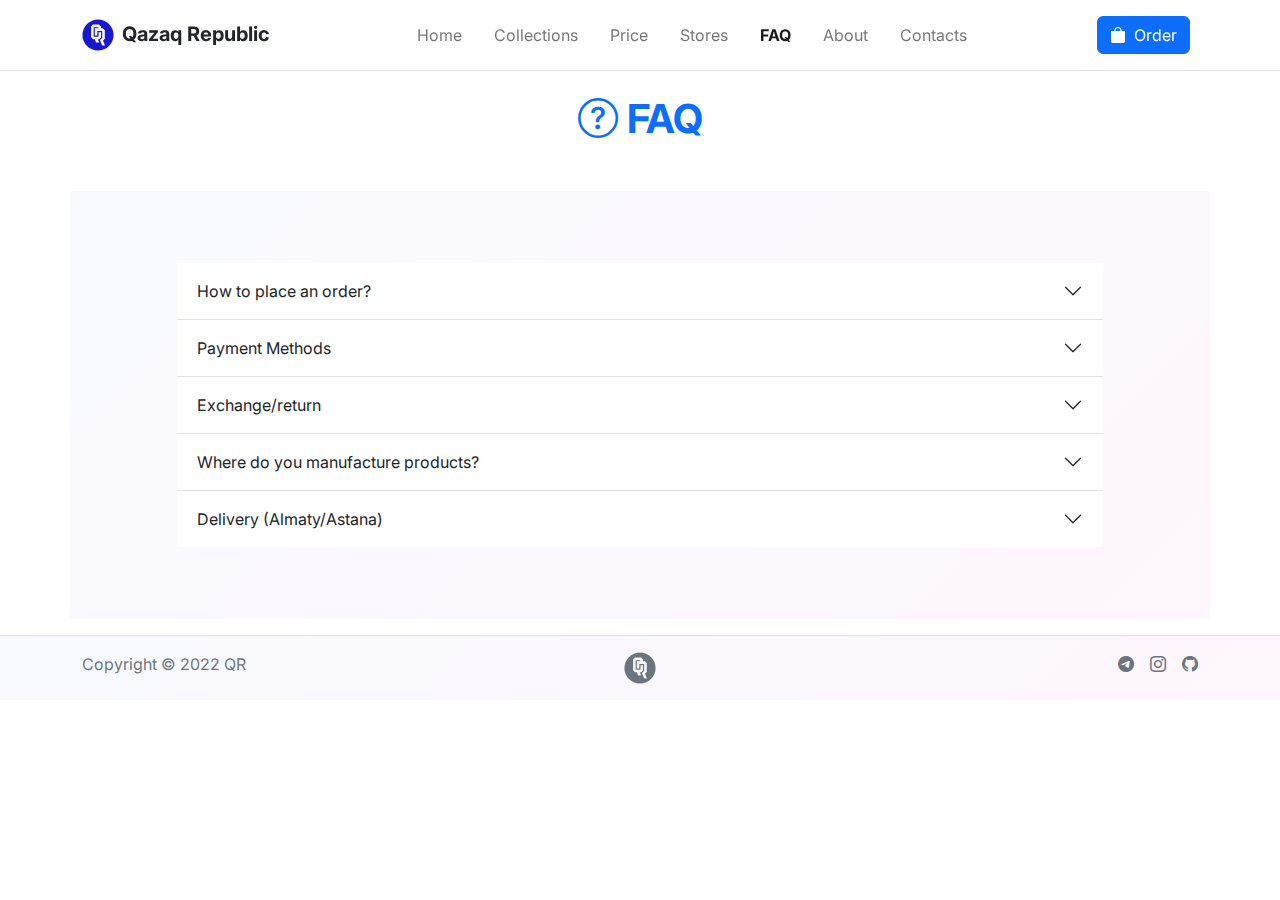
<file: faq.html>
<!DOCTYPE html>
<html lang="en">
<head>
    <meta charset="UTF-8">
    <meta http-equiv="X-UA-Compatible" content="IE=edge">
    <meta name="viewport" content="width=device-width, initial-scale=1.0, maximum-scale=1, user-scalable=no">
    <title>FAQ - QR</title>
    <link rel="icon" href="favicons/favicon.ico" type="image/x-icon">
    <link rel="stylesheet" href="css/style.css">
    <link rel="stylesheet" href="bootstrap/css/bootstrap.min.css">
</head>
<body>
    <div class="page">
        <header class="py-3 navbar navbar-expand-xl sticky-top border-bottom">
            <div class="container">
                <a href="/" class="d-flex text-dark text-decoration-none">
                    <img src="favicons/qr_logo.svg" alt="QR LOGO" width="32">
                    <span class="fw-bold mx-2 fs-5 text-dark">Qazaq Republic</span>
                </a>
                <button data-bs-toggle="collapse" class="navbar-toggler rounded-5" data-bs-target="#navcol-1" aria-expanded="false">
                    <span class="navbar-toggler-icon"></span>
                </button>
                <div id="navcol-1" class="collapse navbar-collapse non-copy">
                    <div class="p-2"></div>
                    <ul class="navbar-nav mx-auto text-center">
                        <li class="nav-item py-1"><a class="nav-link" href="index.html">Home</a></li>
                        <li class="nav-item py-1"><a class="nav-link" href="collections.html">Collections</a></li>
                        <li class="nav-item py-1"><a class="nav-link" href="price.html">Price</a></li>
                        <li class="nav-item py-1"><a class="nav-link" href="stores.html">Stores</a></li>
                        <li class="nav-item py-1"><a class="nav-link active" href="faq.html">FAQ</a></li>
                        <li class="nav-item py-1"><a class="nav-link" href="about.html">About</a></li>
                        <li class="nav-item py-1"><a class="nav-link" href="contacts.html">Contacts</a></li>
                    </ul>
                    <hr class="navbar-nav text-dark">
                    <div class="pt-3 py-xl-0 d-flex justify-content-center">
                        <a href="https://wa.me/77777512121" class="text-decoration-none px-2">
                            <button class="btn btn-primary d-flex "><i class="bi bi-bag-fill text-white"></i>&nbsp; Order</button>
                        </a>
                    </div>
                </div>
            </div>
        </header>
    
        <div class="content-wrapper">
            <div class="container py-4">
                <h1 class="fw-bold text-center text-uppercase"><i class="bi bi-question-circle"></i> faq</h1>
            </div>
        
            <section class="container bg-primary-gradient py-4 my-3">
                <div class="row py-5 py-xl-5 py-md-5">
                    <div class="col-md-10 offset-md-1">
                        <div id="faqlist" class="accordion accordion-flush">
                            <div class="accordion-item">
                                <h2 class="accordion-header"><button class="btn accordion-button collapsed" type="button" data-bs-toggle="collapse" data-bs-target="#content-accordion-1">How to place an order?</button></h2>
                                <div id="content-accordion-1" class="accordion-collapse collapse" data-bs-parent="#faqlist">
                                    <p class="accordion-body text-muted">
                                        1. Click on button "Order";<br>
                                        2. Write to the manager the data: the desired product/model, parameters (height/weight), city of delivery;<br>
                                        3. After clarifying the availability of goods, fill out the information form;<br>
                                        4. Confirm order;<br>
                                        5. Make a payment;<br>
                                        6. Wait for confirmation of the order from the manager.<br>
                                        <br>
                                        <i class="text-muted">* Managers respond on a first-come, first-served basis.</i>
                                    </p>
                                </div>
                            </div>
                            <div class="accordion-item">
                                <h2 class="accordion-header"><button class="btn accordion-button collapsed" type="button" data-bs-toggle="collapse" data-bs-target="#content-accordion-2">Payment Methods</button></h2>
                                <div id="content-accordion-2" class="accordion-collapse collapse" data-bs-parent="#faqlist">
                                    <p class="accordion-body text-muted">
                                        Kaspi RED/GOLD<br>
                                        PayPal (international payments)
                                    </p>
                                </div>
                            </div>
                            <div class="accordion-item">
                                <h2 class="accordion-header"><button class="btn accordion-button collapsed" type="button" data-bs-toggle="collapse" data-bs-target="#content-accordion-3">Exchange/return</button></h2>
                                <div id="content-accordion-3" class="accordion-collapse collapse" data-bs-parent="#faqlist">
                                    <p class="accordion-body text-muted">
                                        For stores: exchange/return is possible within 14 days from the date of purchase if there is a receipt, a tag and the clothing is in a salable condition. You can exchange the product only at the address where you purchased it.<br>
                                        <br>
                                        For online orders within the city (Almaty/Astana):<br>
                                        Online orders only through self-exchange:<br>
                                        <br>
                                        Almaty, st. Mametova 47 (corner of Zheltoksan street)<br>
                                        <br>
                                        Astana, Uly Dala avenue 7/7, LCD "Panorama Park - 4"<br>
                                        <br>
                                        Working hours: 10:00 – 19:00 seven days a week<br>
                                        <br>
                                        For exchange/return via Avis or KazPost - you can check with managers.<br>
                                    </p>
                                </div>
                            </div>
                            <div class="accordion-item">
                                <h2 class="accordion-header"><button class="btn accordion-button collapsed" type="button" data-bs-toggle="collapse" data-bs-target="#content-accordion-4">Where do you manufacture products?</button></h2>
                                <div id="content-accordion-4" class="accordion-collapse collapse" data-bs-parent="#faqlist">
                                    <p class="accordion-body text-muted">
                                        QR has a very wide range of products. Product design and development is carried out in Kazakhstan. Unfortunately, not all the necessary production materials and special equipment are available in our country. In order to control and develop the best product - we work with different factories around the world, where the quality of production meets the highest standards.
                                    </p>
                                </div>
                            </div>
                            <div class="accordion-item">
                                <h2 class="accordion-header"><button class="btn accordion-button collapsed" type="button" data-bs-toggle="collapse" data-bs-target="#content-accordion-5">Delivery (Almaty/Astana)</button></h2>
                                <div id="content-accordion-5" class="accordion-collapse collapse" data-bs-parent="#faqlist">
                                    <p class="accordion-body text-muted">
                                        From September 14, free delivery in a certain square will be carried out on orders over 25,000 tenge.<br>
                                        <br>
                                        paid delivery - 1000tg.<br>
                                        <br>
                                        <i class="text-muted">* Orders placed before 11:00 - are delivered during the day before 19:00, after 11:00 - delivery is carried out the next day.<br>
                                        <br>
                                        * Self-delivery and Yandex courier options are provided.</i>
                                    </p>
                                </div>
                            </div>
                        </div>
                    </div>
                </div>
            </section>
        </div>
    
        <footer class="bg-primary-gradient d-flex flex-wrap justify-content-between align-items-center py-3 border-top">
            <div class="container d-flex">
                <div class="col-md-4 col align-items-center">
                    <span class="mb-3 mb-md-0 text-muted">Copyright © 2022 QR</span>
                </div>
        
                <a href="/" class="col-md-4 col d-flex align-items-center justify-content-center mb-3 mb-md-0 me-md-auto link-dark text-decoration-none">
                    <img src="favicons/qr_gray.svg" alt="QR LOGO" width="32">
                </a>
            
                <ul class="nav col-md-4 col justify-content-end list-unstyled d-flex">
                    <li class="ms-3"><a class="text-muted" href="https://goofeat.t.me/"><i class="bi bi-telegram text-muted"></i></a></li>
                    <li class="ms-3"><a class="text-muted" href="https://instagram.com/azharbayev"><i class="bi bi-instagram text-muted"></i></a></li>
                    <li class="ms-3"><a class="text-muted" href="https://github.com/goofeat"><i class="bi bi-github text-muted"></i></a></li>
                </ul>
            </div>
        </footer>
    </div>

    <script src="bootstrap/js/bootstrap.min.js"></script>
</body>
</html>
</file>
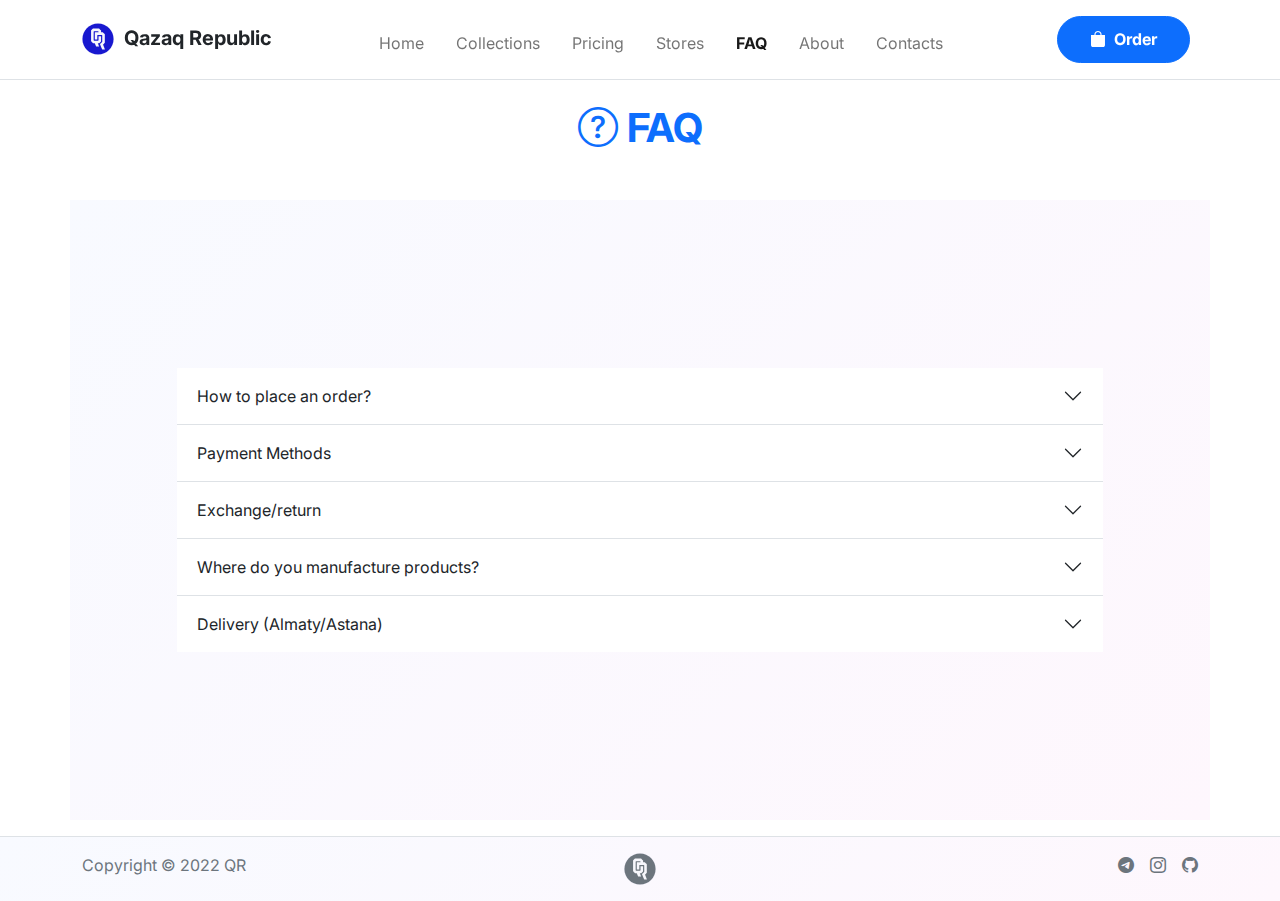
<file: faqs.html>
<!DOCTYPE html>
<html lang="en">
<head>
    <meta charset="UTF-8">
    <meta http-equiv="X-UA-Compatible" content="IE=edge">
    <meta name="viewport" content="width=device-width, initial-scale=1.0, maximum-scale=1, user-scalable=no">
    <link rel="shortcut icon" href="favicons/favicon.ico" type="image/x-icon">
    <title>Home - QR</title>
    <link rel="stylesheet" href="css/style.css">
    <link rel="stylesheet" href="bootstrap/css/bootstrap.min.css">
</head>
<body>
    <header class="py-3 border-bottom navbar navbar-expand-xl sticky-top">
        <div class="container">
            <a href="/" class="d-flex text-dark text-decoration-none">
                <img src="favicons/qr_logo.svg" alt="QR LOGO" width="32">
                <span class="fw-bold ml-10 fs-5 text-dark">Qazaq Republic</span>
            </a>
            <button data-bs-toggle="collapse" class="navbar-toggler br-32" data-bs-target="#navcol-1" aria-expanded="false">
                <span class="navbar-toggler-icon"></span>
            </button>
            <div id="navcol-1" class="collapse navbar-collapse non-copy">
                <ul class="navbar-nav mx-auto text-center pt-2">
                    <li class="nav-item py-1"><a class="nav-link" href="index.html">Home</a></li>
                    <li class="nav-item py-1"><a class="nav-link" href="collections.html">Collections</a></li>
                    <li class="nav-item py-1"><a class="nav-link" href="pricing.html">Pricing</a></li>
                    <li class="nav-item py-1"><a class="nav-link" href="stores.html">Stores</a></li>
                    <li class="nav-item py-1"><a class="nav-link active" href="faqs.html">FAQ</a></li>
                    <li class="nav-item py-1"><a class="nav-link" href="about.html">About</a></li>
                    <li class="nav-item py-1"><a class="nav-link" href="contacts.html">Contacts</a></li>
                </ul>
                <hr class="navbar-nav text-dark">
                <div class="pt-3 py-xl-0 d-flex justify-content-center">
                    <a href="https://wa.me/77777512121" class="text-decoration-none px-2">
                        <button class="btn1 btn-primary d-flex "><i class="bi bi-bag-fill text-white"></i>&nbsp; Order</button>
                    </a>
                </div>
            </div>
        </div>
    </header>

    <div class="container py-4">
        <h1 class="fw-bold text-center text-uppercase"><i class="bi bi-question-circle"></i> faq</h1>
    </div>

    <section class="container bg-primary-gradient py-4 my-3">
        <div class="py-1 py-xl-5 py-xxl-5"></div>
        <div class="row py-5 py-xl-5 py-md-5">
            <div class="col-md-10 offset-md-1">
                <div id="faqlist" class="accordion accordion-flush">
                    <div class="accordion-item">
                        <h2 class="accordion-header"><button class="btn accordion-button collapsed" type="button" data-bs-toggle="collapse" data-bs-target="#content-accordion-1">How to place an order?</button></h2>
                        <div id="content-accordion-1" class="accordion-collapse collapse" data-bs-parent="#faqlist">
                            <p class="accordion-body text-muted">
                                1. Follow the link in the profile;<br>
                                2. Write to the manager the data: the desired product/model, parameters (height/weight), city of delivery;<br>
                                3. After clarifying the availability of goods, fill out the information form;<br>
                                4. Confirm order;<br>
                                5. Make a payment;<br>
                                6. Wait for confirmation of the order from the manager.<br>
                                <br>
                                <i class="text-muted">* Managers respond on a first-come, first-served basis.</i>
                            </p>
                        </div>
                    </div>
                    <div class="accordion-item">
                        <h2 class="accordion-header"><button class="btn accordion-button collapsed" type="button" data-bs-toggle="collapse" data-bs-target="#content-accordion-2">Payment Methods</button></h2>
                        <div id="content-accordion-2" class="accordion-collapse collapse" data-bs-parent="#faqlist">
                            <p class="accordion-body text-muted">
                                Kaspi RED/GOLD<br>
                                PayPal (international payments)
                            </p>
                        </div>
                    </div>
                    <div class="accordion-item">
                        <h2 class="accordion-header"><button class="btn accordion-button collapsed" type="button" data-bs-toggle="collapse" data-bs-target="#content-accordion-3">Exchange/return</button></h2>
                        <div id="content-accordion-3" class="accordion-collapse collapse" data-bs-parent="#faqlist">
                            <p class="accordion-body text-muted">
                                For stores: exchange/return is possible within 14 days from the date of purchase if there is a receipt, a tag and the clothing is in a salable condition. You can exchange the product only at the address where you purchased it.<br>
                                <br>
                                For online orders within the city (Almaty/Astana):<br>
                                Online orders only through self-exchange:<br>
                                <br>
                                Almaty, st. Mametova 47 (corner of Zheltoksan street)<br>
                                <br>
                                Astana, Uly Dala avenue 7/7, LCD "Panorama Park - 4"<br>
                                <br>
                                Working hours: 10:00 – 19:00 seven days a week<br>
                                <br>
                                For exchange/return via Avis or KazPost - you can check with managers.<br>
                            </p>
                        </div>
                    </div>
                    <div class="accordion-item">
                        <h2 class="accordion-header"><button class="btn accordion-button collapsed" type="button" data-bs-toggle="collapse" data-bs-target="#content-accordion-4">Where do you manufacture products?</button></h2>
                        <div id="content-accordion-4" class="accordion-collapse collapse" data-bs-parent="#faqlist">
                            <p class="accordion-body text-muted">
                                QR has a very wide range of products. Product design and development is carried out in Kazakhstan. Unfortunately, not all the necessary production materials and special equipment are available in our country. In order to control and develop the best product - we work with different factories around the world, where the quality of production meets the highest standards.
                            </p>
                        </div>
                    </div>
                    <div class="accordion-item">
                        <h2 class="accordion-header"><button class="btn accordion-button collapsed" type="button" data-bs-toggle="collapse" data-bs-target="#content-accordion-5">Delivery (Almaty/Astana)</button></h2>
                        <div id="content-accordion-5" class="accordion-collapse collapse" data-bs-parent="#faqlist">
                            <p class="accordion-body text-muted">
                                From September 14, free delivery in a certain square will be carried out on orders over 25,000 tenge.<br>
                                <br>
                                paid delivery - 1000tg.<br>
                                <br>
                                <i class="text-muted">* Orders placed before 11:00 - are delivered during the day before 19:00, after 11:00 - delivery is carried out the next day.<br>
                                <br>
                                * Self-delivery and Yandex courier options are provided.</i>
                            </p>
                        </div>
                    </div>
                </div>
            </div>
        </div>
        <div class="py-1 py-xl-5 py-xxl-5"></div>
    </section>

    <footer class="bg-primary-gradient d-flex flex-wrap justify-content-between align-items-center py-3 border-top">
        <div class="container d-flex">
            <div class="col-md-4 col align-items-center">
                <span class="mb-3 mb-md-0 text-muted">Copyright © 2022 QR</span>
            </div>
    
            <a href="/" class="col-md-4 col d-flex align-items-center justify-content-center mb-3 mb-md-0 me-md-auto link-dark text-decoration-none">
                <img src="favicons/qr_gray.svg" alt="QR LOGO" width="32">
            </a>
        
            <ul class="nav col-md-4 col justify-content-end list-unstyled d-flex">
                <li class="ms-3"><a class="text-muted" href="https://goofeat.t.me/"><i class="bi bi-telegram text-muted"></i></a></li>
                <li class="ms-3"><a class="text-muted" href="https://instagram.com/azharbayev"><i class="bi bi-instagram text-muted"></i></a></li>
                <li class="ms-3"><a class="text-muted" href="https://github.com/goofeat"><i class="bi bi-github text-muted"></i></a></li>
            </ul>
        </div>
    </footer>

    <script src="bootstrap/js/bootstrap.min.js"></script>
</body>
</html>
</file>
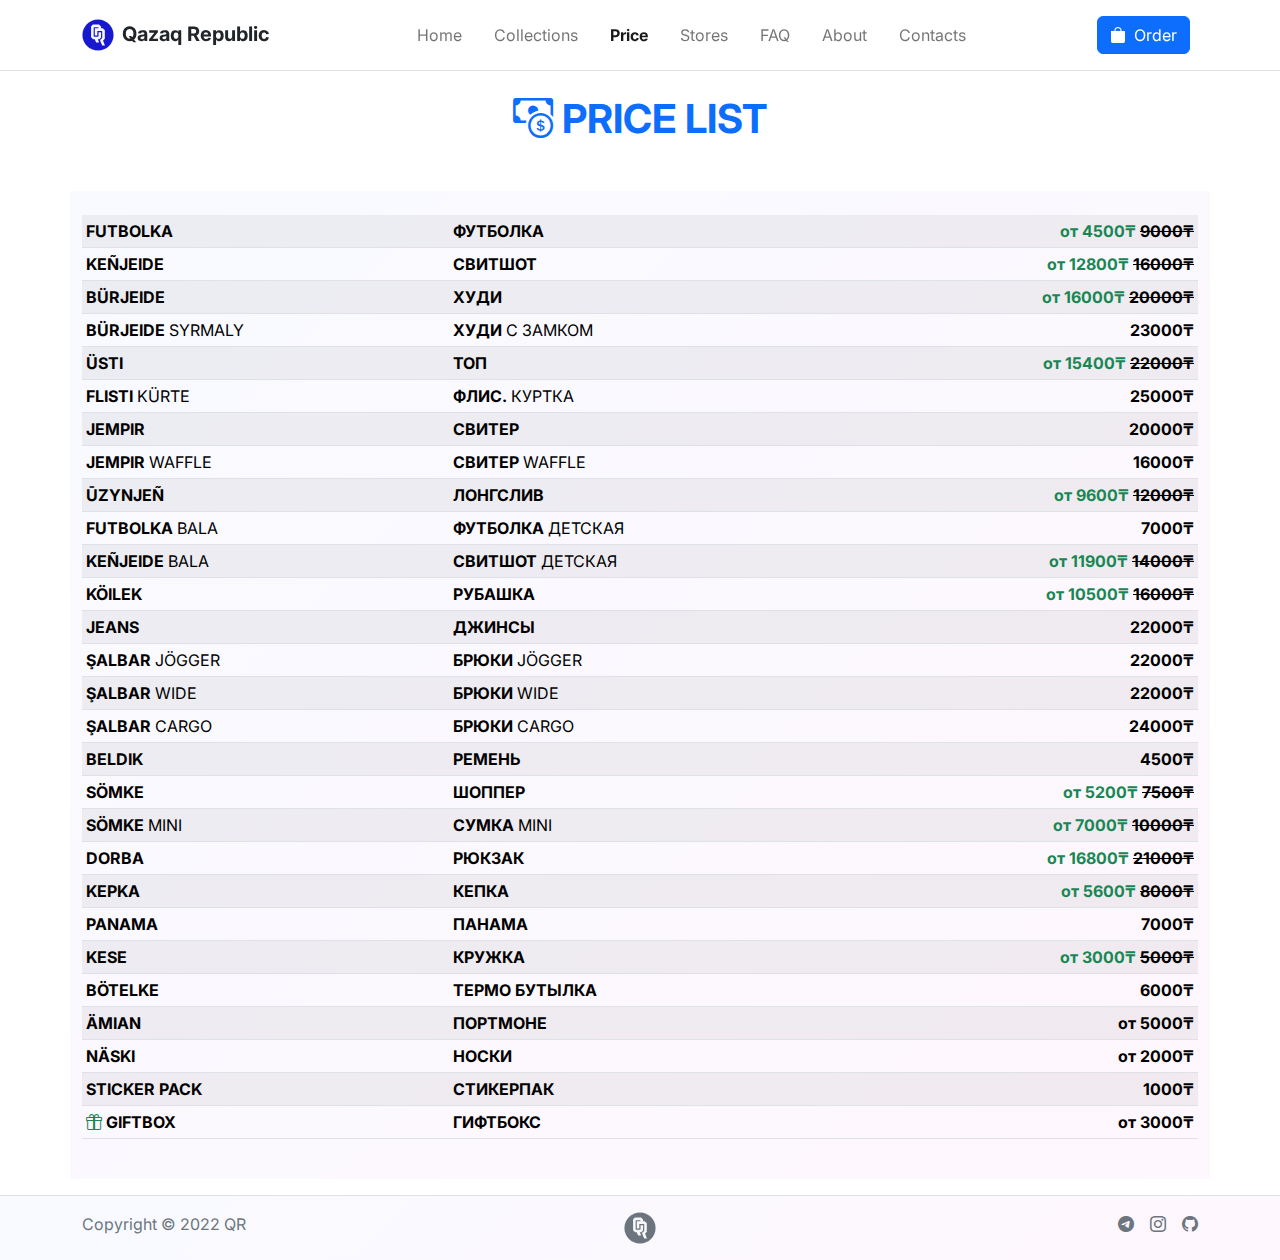
<file: price.html>
<!DOCTYPE html>
<html lang="en">
<head>
    <meta charset="UTF-8">
    <meta http-equiv="X-UA-Compatible" content="IE=edge">
    <meta name="viewport" content="width=device-width, initial-scale=1.0, maximum-scale=1, user-scalable=no">
    <title>Price - QR</title>
    <link rel="icon" href="favicons/favicon.ico" type="image/x-icon">
    <link rel="stylesheet" href="css/style.css">
    <link rel="stylesheet" href="bootstrap/css/bootstrap.min.css">
</head>
<body>
    <div class="page">
        <header class="py-3 navbar navbar-expand-xl sticky-top border-bottom">
            <div class="container">
                <a href="/" class="d-flex text-dark text-decoration-none">
                    <img src="favicons/qr_logo.svg" alt="QR LOGO" width="32">
                    <span class="fw-bold mx-2 fs-5 text-dark">Qazaq Republic</span>
                </a>
                <button data-bs-toggle="collapse" class="navbar-toggler rounded-5" data-bs-target="#navcol-1" aria-expanded="false">
                    <span class="navbar-toggler-icon"></span>
                </button>
                <div id="navcol-1" class="collapse navbar-collapse non-copy">
                    <div class="p-2"></div>
                    <ul class="navbar-nav mx-auto text-center">
                        <li class="nav-item py-1"><a class="nav-link" href="index.html">Home</a></li>
                        <li class="nav-item py-1"><a class="nav-link" href="collections.html">Collections</a></li>
                        <li class="nav-item py-1"><a class="nav-link active" href="price.html">Price</a></li>
                        <li class="nav-item py-1"><a class="nav-link" href="stores.html">Stores</a></li>
                        <li class="nav-item py-1"><a class="nav-link" href="faq.html">FAQ</a></li>
                        <li class="nav-item py-1"><a class="nav-link" href="about.html">About</a></li>
                        <li class="nav-item py-1"><a class="nav-link" href="contacts.html">Contacts</a></li>
                    </ul>
                    <hr class="navbar-nav text-dark">
                    <div class="pt-3 py-xl-0 d-flex justify-content-center">
                        <a href="https://wa.me/77777512121" class="text-decoration-none px-2">
                            <button class="btn btn-primary d-flex "><i class="bi bi-bag-fill text-white"></i>&nbsp; Order</button>
                        </a>
                    </div>
                </div>
            </div>
        </header>
    
        <div class="content-wrapper">
            <div class="container py-4">
                <h1 class="fw-bold text-center text-uppercase"><i class="bi bi-cash-coin"></i> Price List</h1>
            </div>
        
            <section class="container bg-primary-gradient py-4 my-3">
                <table class="table table-sm table-striped table-hover text-uppercase">
                    <tbody>
                        <tr>
                            <td scope="row">futbolka</td>
                            <td>футболка</td>
                            <td class="text-end"><span class="text-success text-lowercase">от 4500₸ </span> <strike> 9000₸</strike></td>
                        </tr>
                        <tr>
                            <td scope="row">keñjeide</td>
                            <td>свитшот</td>
                            <td class="text-end"><span class="text-success text-lowercase">от 12800₸ </span> <strike> 16000₸</strike></td>
                        </tr>
                        <tr>
                            <td scope="row">bürjeide</td>
                            <td>худи</td>
                            <td class="text-end"><span class="text-success text-lowercase">от 16000₸ </span> <strike> 20000₸</strike></td>
                        </tr>
                        <tr>
                            <td scope="row">bürjeide <span class="fw-normal">syrmaly</span></td>
                            <td>худи <span class="fw-normal">с замком</span></td>
                            <td class="text-end">23000₸</td>
                        </tr>
                        <tr>
                            <td scope="row">üsti</td>
                            <td>топ</td>
                            <td class="text-end"><span class="text-success text-lowercase">от 15400₸ </span> <strike> 22000₸</strike></td>
                        </tr>
                        <tr>
                            <td scope="row">flisti <span class="fw-normal">kürte</span></td>
                            <td>флис. <span class="fw-normal">куртка</span></td>
                            <td class="text-end">25000₸</td>
                        </tr>
                        <tr>
                            <td scope="row">jempir</td>
                            <td>свитер</td>
                            <td class="text-end">20000₸</td>
                        </tr>
                        <tr>
                            <td scope="row">jempir <span class="fw-normal">waffle</span></td>
                            <td>свитер <span class="fw-normal">waffle</span></td>
                            <td class="text-end">16000₸</td>
                        </tr>
                        <tr>
                            <td scope="row">ūzynjeñ</td>
                            <td>лонгслив</td>
                            <td class="text-end"><span class="text-success text-lowercase">от 9600₸ </span> <strike> 12000₸</strike></td>
                        </tr>
                        <tr>
                            <td scope="row">futbolka <span class="fw-normal">bala</span></td>
                            <td>футболка <span class="fw-normal">детская</span></td>
                            <td class="text-end">7000₸</td>
                        </tr>
                        <tr>
                            <td scope="row">keñjeide <span class="fw-normal">bala</span></td>
                            <td>свитшот <span class="fw-normal">детская</span></td>
                            <td class="text-end"><span class="text-success text-lowercase">от 11900₸ </span> <strike> 14000₸</strike></td>
                        </tr>
                        <tr>
                            <td scope="row">köilek</td>
                            <td>рубашка</td>
                            <td class="text-end"><span class="text-success text-lowercase">от 10500₸ </span> <strike> 16000₸</strike></td>
                        </tr>
                        <tr>
                            <td scope="row">jeans</td>
                            <td>джинсы</td>
                            <td class="text-end">22000₸</td>
                        </tr>
                        <tr>
                            <td scope="row">şalbar <span class="fw-normal">jögger</span></td>
                            <td>брюки <span class="fw-normal">jögger</span></td>
                            <td class="text-end">22000₸</td>
                        </tr>
                        <tr>
                            <td scope="row">şalbar <span class="fw-normal">wide</span></td>
                            <td>брюки <span class="fw-normal">wide</span></td>
                            <td class="text-end">22000₸</td>
                        </tr>
                        <tr>
                            <td scope="row">şalbar <span class="fw-normal">cargo</span></td>
                            <td>брюки <span class="fw-normal">cargo</span></td>
                            <td class="text-end">24000₸</td>
                        </tr>
                        <tr>
                            <td scope="row">beldik</td>
                            <td>ремень</td>
                            <td class="text-end">4500₸</td>
                        </tr>
                        <tr>
                            <td scope="row">sömke</td>
                            <td>шоппер</td>
                            <td class="text-end"><span class="text-success text-lowercase">от 5200₸ </span> <strike> 7500₸</strike></td>
                        </tr>
                        <tr>
                            <td scope="row">sömke <span class="fw-normal">mini</span></td>
                            <td>сумка <span class="fw-normal">mini</span></td>
                            <td class="text-end"><span class="text-success text-lowercase">от 7000₸ </span> <strike> 10000₸</strike></td>
                        </tr>
                        <tr>
                            <td scope="row">dorba</td>
                            <td>рюкзак</td>
                            <td class="text-end"><span class="text-success text-lowercase">от 16800₸ </span> <strike> 21000₸</strike></td>
                        </tr>
                        <tr>
                            <td scope="row">kepka</td>
                            <td>кепка</td>
                            <td class="text-end"><span class="text-success text-lowercase">от 5600₸ </span> <strike> 8000₸</strike></td>
                        </tr>
                        <tr>
                            <td scope="row">panama</td>
                            <td>панама</td>
                            <td class="text-end">7000₸</td>
                        </tr>
                        <tr>
                            <td scope="row">kese</td>
                            <td>кружка</td>
                            <td class="text-end"><span class="text-success text-lowercase">от 3000₸ </span> <strike> 5000₸</strike></td>
                        </tr>
                        <tr>
                            <td scope="row">bötelke</td>
                            <td>термо бутылка</td>
                            <td class="text-end">6000₸</td>
                        </tr>
                        <tr>
                            <td scope="row">ämian</td>
                            <td>портмоне</td>
                            <td class="text-end text-lowercase">от 5000₸</td>
                        </tr>
                        <tr>
                            <td scope="row">näski</td>
                            <td>носки</td>
                            <td class="text-end text-lowercase">от 2000₸</td>
                        </tr>
                        <tr>
                            <td scope="row">sticker pack</td>
                            <td>стикерпак</td>
                            <td class="text-end">1000₸</td>
                        </tr>
                        <tr>
                            <td scope="row"><i class="bi bi-gift text-success"></i> giftbox</td>
                            <td>гифтбокс</td>
                            <td class="text-end text-lowercase">от 3000₸</td>
                        </tr>
                    </tbody>
                </table>
            </section>
        </div>
    
        <footer class="bg-primary-gradient d-flex flex-wrap justify-content-between align-items-center py-3 border-top">
            <div class="container d-flex">
                <div class="col-md-4 col align-items-center">
                    <span class="mb-3 mb-md-0 text-muted">Copyright © 2022 QR</span>
                </div>
        
                <a href="/" class="col-md-4 col d-flex align-items-center justify-content-center mb-3 mb-md-0 me-md-auto link-dark text-decoration-none">
                    <img src="favicons/qr_gray.svg" alt="QR LOGO" width="32">
                </a>
            
                <ul class="nav col-md-4 col justify-content-end list-unstyled d-flex">
                    <li class="ms-3"><a class="text-muted" href="https://goofeat.t.me/"><i class="bi bi-telegram text-muted"></i></a></li>
                    <li class="ms-3"><a class="text-muted" href="https://instagram.com/azharbayev"><i class="bi bi-instagram text-muted"></i></a></li>
                    <li class="ms-3"><a class="text-muted" href="https://github.com/goofeat"><i class="bi bi-github text-muted"></i></a></li>
                </ul>
            </div>
        </footer>
    </div>

    <script src="bootstrap/js/bootstrap.min.js"></script>
</body>
</html>
</file>
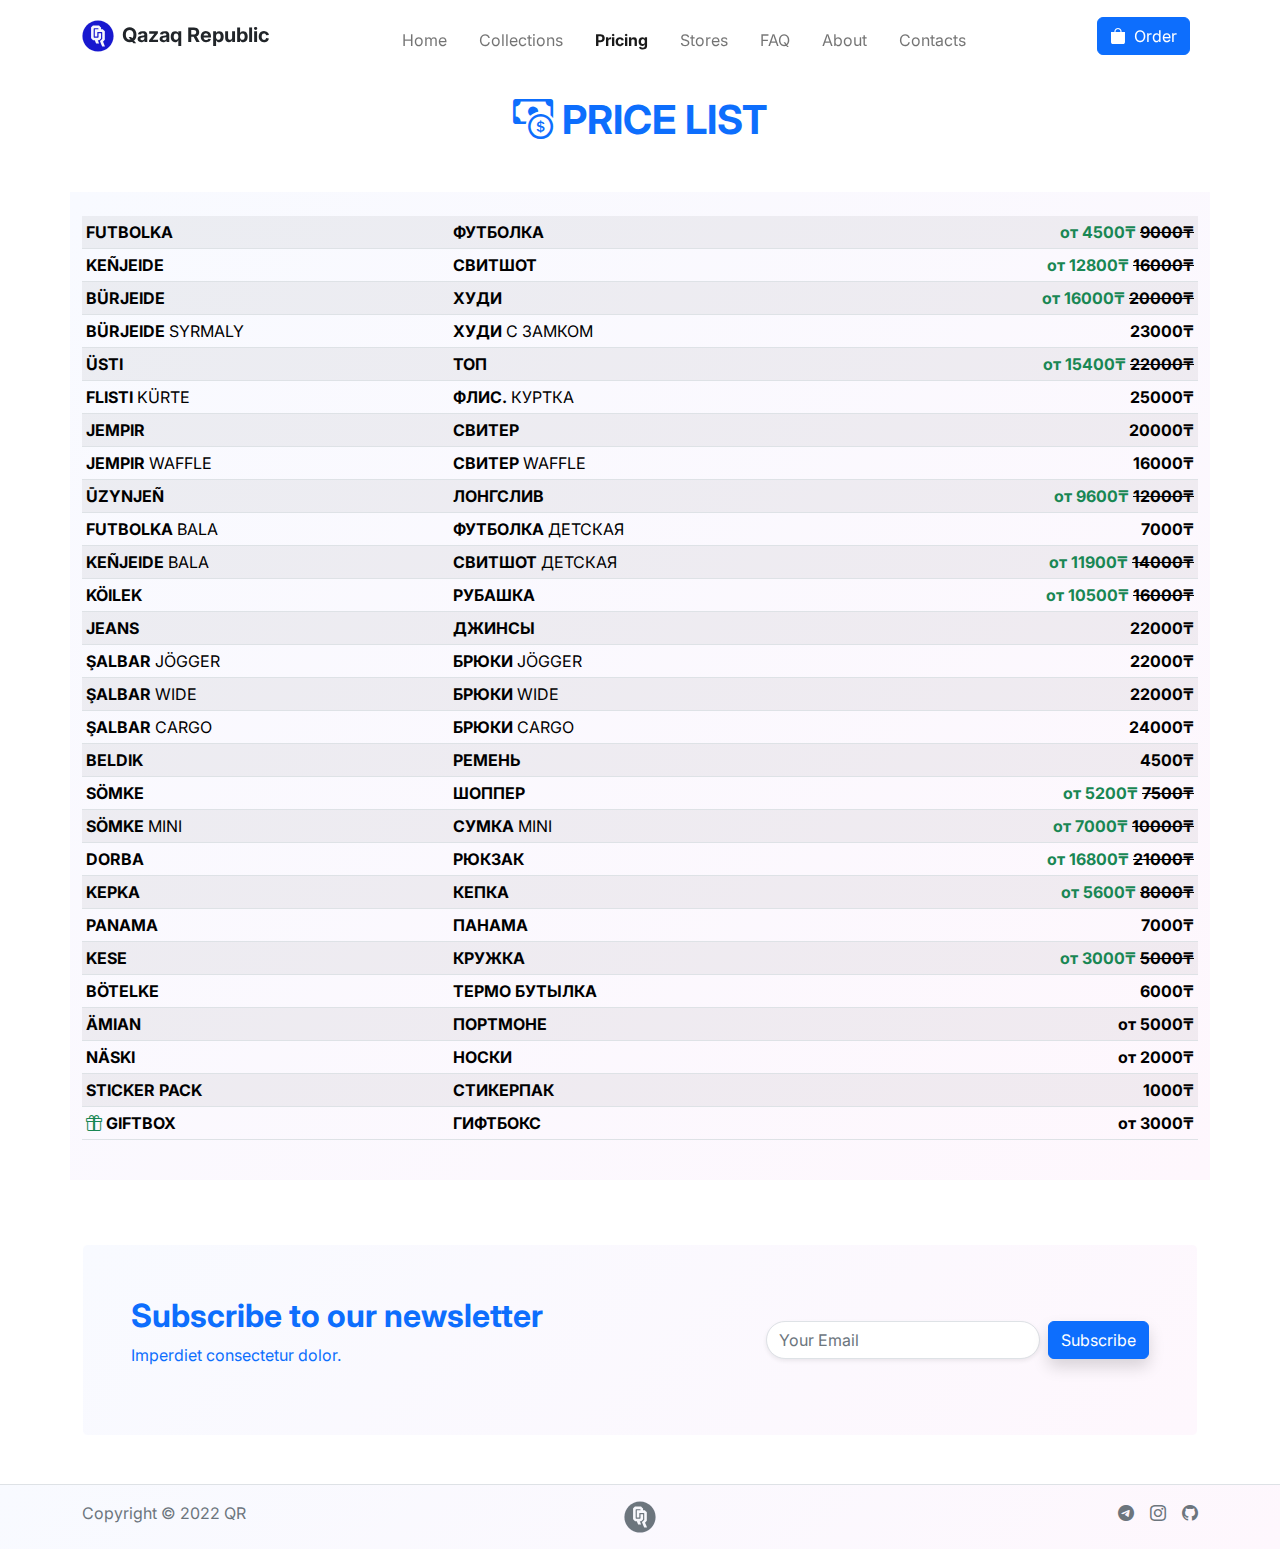
<file: pricing.html>
<!DOCTYPE html>
<html lang="en">
<head>
    <meta charset="UTF-8">
    <meta http-equiv="X-UA-Compatible" content="IE=edge">
    <meta name="viewport" content="width=device-width, initial-scale=1.0, maximum-scale=1, user-scalable=no">
    <title>Pricing - QR</title>
    <link rel="icon" href="favicons/favicon.ico" type="image/x-icon">
    <link rel="stylesheet" href="css/style.css">
    <link rel="stylesheet" href="bootstrap/css/bootstrap.min.css">
</head>
<body>
    <header class="py-3 navbar navbar-expand-xl sticky-top">
        <div class="container">
            <a href="/" class="d-flex text-dark text-decoration-none">
                <img src="favicons/qr_logo.svg" alt="QR LOGO" width="32">
                <span class="fw-bold mx-2 fs-5 text-dark">Qazaq Republic</span>
            </a>
            <button data-bs-toggle="collapse" class="navbar-toggler rounded-5" data-bs-target="#navcol-1" aria-expanded="false">
                <span class="navbar-toggler-icon"></span>
            </button>
            <div id="navcol-1" class="collapse navbar-collapse non-copy">
                <ul class="navbar-nav mx-auto text-center pt-2">
                    <li class="nav-item py-1"><a class="nav-link" href="index.html">Home</a></li>
                    <li class="nav-item py-1"><a class="nav-link" href="collections.html">Collections</a></li>
                    <li class="nav-item py-1"><a class="nav-link active" href="pricing.html">Pricing</a></li>
                    <li class="nav-item py-1"><a class="nav-link" href="stores.html">Stores</a></li>
                    <li class="nav-item py-1"><a class="nav-link" href="faq.html">FAQ</a></li>
                    <li class="nav-item py-1"><a class="nav-link" href="about.html">About</a></li>
                    <li class="nav-item py-1"><a class="nav-link" href="contacts.html">Contacts</a></li>
                </ul>
                <hr class="navbar-nav text-dark">
                <div class="pt-3 py-xl-0 d-flex justify-content-center">
                    <a href="https://wa.me/77777512121" class="text-decoration-none px-2">
                        <button class="btn btn-primary d-flex "><i class="bi bi-bag-fill text-white"></i>&nbsp; Order</button>
                    </a>
                </div>
            </div>
        </div>
    </header>

    <div class="container py-4">
        <h1 class="fw-bold text-center text-uppercase"><i class="bi bi-cash-coin"></i> Price List</h1>
    </div>

    <section class="container bg-primary-gradient py-4 my-3">
        <table class="table table-sm table-striped table-hover text-uppercase">
            <tbody>
                <tr>
                    <td scope="row">futbolka</td>
                    <td>футболка</td>
                    <td class="text-end"><span class="text-success text-lowercase">от 4500₸ </span> <strike> 9000₸</strike></td>
                </tr>
                <tr>
                    <td scope="row">keñjeide</td>
                    <td>свитшот</td>
                    <td class="text-end"><span class="text-success text-lowercase">от 12800₸ </span> <strike> 16000₸</strike></td>
                </tr>
                <tr>
                    <td scope="row">bürjeide</td>
                    <td>худи</td>
                    <td class="text-end"><span class="text-success text-lowercase">от 16000₸ </span> <strike> 20000₸</strike></td>
                </tr>
                <tr>
                    <td scope="row">bürjeide <span class="fw-normal">syrmaly</span></td>
                    <td>худи <span class="fw-normal">с замком</span></td>
                    <td class="text-end">23000₸</td>
                </tr>
                <tr>
                    <td scope="row">üsti</td>
                    <td>топ</td>
                    <td class="text-end"><span class="text-success text-lowercase">от 15400₸ </span> <strike> 22000₸</strike></td>
                </tr>
                <tr>
                    <td scope="row">flisti <span class="fw-normal">kürte</span></td>
                    <td>флис. <span class="fw-normal">куртка</span></td>
                    <td class="text-end">25000₸</td>
                </tr>
                <tr>
                    <td scope="row">jempir</td>
                    <td>свитер</td>
                    <td class="text-end">20000₸</td>
                </tr>
                <tr>
                    <td scope="row">jempir <span class="fw-normal">waffle</span></td>
                    <td>свитер <span class="fw-normal">waffle</span></td>
                    <td class="text-end">16000₸</td>
                </tr>
                <tr>
                    <td scope="row">ūzynjeñ</td>
                    <td>лонгслив</td>
                    <td class="text-end"><span class="text-success text-lowercase">от 9600₸ </span> <strike> 12000₸</strike></td>
                </tr>
                <tr>
                    <td scope="row">futbolka <span class="fw-normal">bala</span></td>
                    <td>футболка <span class="fw-normal">детская</span></td>
                    <td class="text-end">7000₸</td>
                </tr>
                <tr>
                    <td scope="row">keñjeide <span class="fw-normal">bala</span></td>
                    <td>свитшот <span class="fw-normal">детская</span></td>
                    <td class="text-end"><span class="text-success text-lowercase">от 11900₸ </span> <strike> 14000₸</strike></td>
                </tr>
                <tr>
                    <td scope="row">köilek</td>
                    <td>рубашка</td>
                    <td class="text-end"><span class="text-success text-lowercase">от 10500₸ </span> <strike> 16000₸</strike></td>
                </tr>
                <tr>
                    <td scope="row">jeans</td>
                    <td>джинсы</td>
                    <td class="text-end">22000₸</td>
                </tr>
                <tr>
                    <td scope="row">şalbar <span class="fw-normal">jögger</span></td>
                    <td>брюки <span class="fw-normal">jögger</span></td>
                    <td class="text-end">22000₸</td>
                </tr>
                <tr>
                    <td scope="row">şalbar <span class="fw-normal">wide</span></td>
                    <td>брюки <span class="fw-normal">wide</span></td>
                    <td class="text-end">22000₸</td>
                </tr>
                <tr>
                    <td scope="row">şalbar <span class="fw-normal">cargo</span></td>
                    <td>брюки <span class="fw-normal">cargo</span></td>
                    <td class="text-end">24000₸</td>
                </tr>
                <tr>
                    <td scope="row">beldik</td>
                    <td>ремень</td>
                    <td class="text-end">4500₸</td>
                </tr>
                <tr>
                    <td scope="row">sömke</td>
                    <td>шоппер</td>
                    <td class="text-end"><span class="text-success text-lowercase">от 5200₸ </span> <strike> 7500₸</strike></td>
                </tr>
                <tr>
                    <td scope="row">sömke <span class="fw-normal">mini</span></td>
                    <td>сумка <span class="fw-normal">mini</span></td>
                    <td class="text-end"><span class="text-success text-lowercase">от 7000₸ </span> <strike> 10000₸</strike></td>
                </tr>
                <tr>
                    <td scope="row">dorba</td>
                    <td>рюкзак</td>
                    <td class="text-end"><span class="text-success text-lowercase">от 16800₸ </span> <strike> 21000₸</strike></td>
                </tr>
                <tr>
                    <td scope="row">kepka</td>
                    <td>кепка</td>
                    <td class="text-end"><span class="text-success text-lowercase">от 5600₸ </span> <strike> 8000₸</strike></td>
                </tr>
                <tr>
                    <td scope="row">panama</td>
                    <td>панама</td>
                    <td class="text-end">7000₸</td>
                </tr>
                <tr>
                    <td scope="row">kese</td>
                    <td>кружка</td>
                    <td class="text-end"><span class="text-success text-lowercase">от 3000₸ </span> <strike> 5000₸</strike></td>
                </tr>
                <tr>
                    <td scope="row">bötelke</td>
                    <td>термо бутылка</td>
                    <td class="text-end">6000₸</td>
                </tr>
                <tr>
                    <td scope="row">ämian</td>
                    <td>портмоне</td>
                    <td class="text-end text-lowercase">от 5000₸</td>
                </tr>
                <tr>
                    <td scope="row">näski</td>
                    <td>носки</td>
                    <td class="text-end text-lowercase">от 2000₸</td>
                </tr>
                <tr>
                    <td scope="row">sticker pack</td>
                    <td>стикерпак</td>
                    <td class="text-end">1000₸</td>
                </tr>
                <tr>
                    <td scope="row"><i class="bi bi-gift text-success"></i> giftbox</td>
                    <td>гифтбокс</td>
                    <td class="text-end text-lowercase">от 3000₸</td>
                </tr>
            </tbody>
        </table>
    </section>

    <section class="container py-5">
        <div class="border rounded border-white d-flex flex-column justify-content-between align-items-center flex-lg-row bg-primary-gradient p-4 p-lg-5">
            <div class="text-center text-lg-start py-3 py-lg-1">
                <h2 class="fw-bold mb-2">Subscribe to our newsletter</h2>
                <p>Imperdiet consectetur dolor.</p>
            </div>
            <div class="d-flex justify-content-center flex-wrap flex-lg-nowrap">
                <div class="my-2"><input class="border rounded-pill shadow-sm form-control" type="email" name="email" placeholder="Your Email"></div>
                <div class="my-2"><button class="btn btn-primary shadow ms-2 subscribe-btn" type="submit">Subscribe</button></div>
            </div>
        </div>
    </section>

    <footer class="bg-primary-gradient d-flex flex-wrap justify-content-between align-items-center py-3 border-top">
        <div class="container d-flex">
            <div class="col-md-4 col align-items-center">
                <span class="mb-3 mb-md-0 text-muted">Copyright © 2022 QR</span>
            </div>
    
            <a href="/" class="col-md-4 col d-flex align-items-center justify-content-center mb-3 mb-md-0 me-md-auto link-dark text-decoration-none">
                <img src="favicons/qr_gray.svg" alt="QR LOGO" width="32">
            </a>
        
            <ul class="nav col-md-4 col justify-content-end list-unstyled d-flex">
                <li class="ms-3"><a class="text-muted" href="https://goofeat.t.me/"><i class="bi bi-telegram text-muted"></i></a></li>
                <li class="ms-3"><a class="text-muted" href="https://instagram.com/azharbayev"><i class="bi bi-instagram text-muted"></i></a></li>
                <li class="ms-3"><a class="text-muted" href="https://github.com/goofeat"><i class="bi bi-github text-muted"></i></a></li>
            </ul>
        </div>
    </footer>

    <script src="bootstrap/js/bootstrap.min.js"></script>
</body>
</html>
</file>
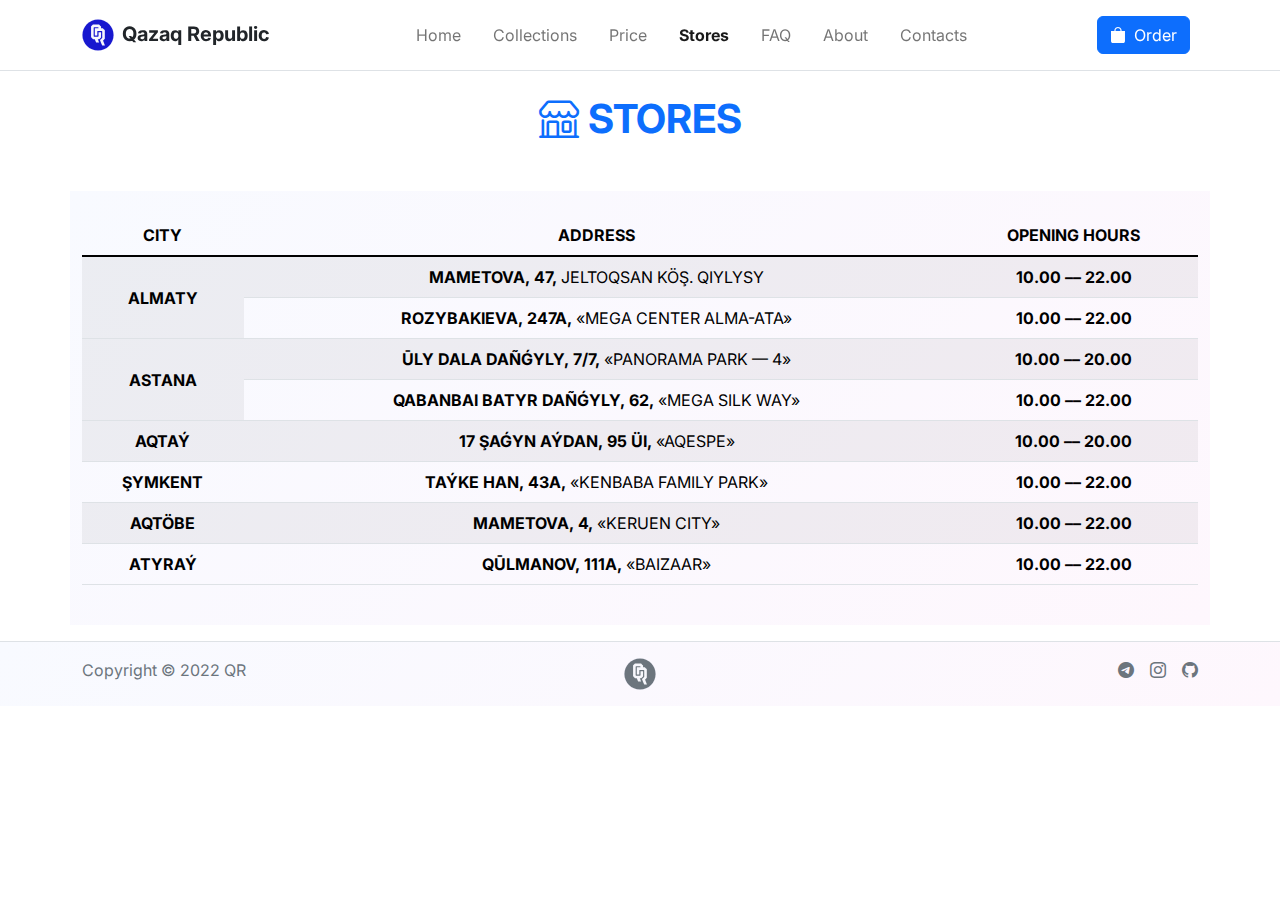
<file: stores.html>
<!DOCTYPE html>
<html lang="en">
<head>
    <meta charset="UTF-8">
    <meta http-equiv="X-UA-Compatible" content="IE=edge">
    <meta name="viewport" content="width=device-width, initial-scale=1.0, maximum-scale=1, user-scalable=no">
    <title>Stores - QR</title>
    <link rel="icon" href="favicons/favicon.ico" type="image/x-icon">
    <link rel="stylesheet" href="css/style.css">
    <link rel="stylesheet" href="bootstrap/css/bootstrap.min.css">
</head>
<body>
    <div class="page">
        <header class="py-3 navbar navbar-expand-xl sticky-top border-bottom">
            <div class="container">
                <a href="/" class="d-flex text-dark text-decoration-none">
                    <img src="favicons/qr_logo.svg" alt="QR LOGO" width="32">
                    <span class="fw-bold mx-2 fs-5 text-dark">Qazaq Republic</span>
                </a>
                <button data-bs-toggle="collapse" class="navbar-toggler rounded-5" data-bs-target="#navcol-1" aria-expanded="false">
                    <span class="navbar-toggler-icon"></span>
                </button>
                <div id="navcol-1" class="collapse navbar-collapse non-copy">
                    <div class="p-2"></div>
                    <ul class="navbar-nav mx-auto text-center">
                        <li class="nav-item py-1"><a class="nav-link" href="index.html">Home</a></li>
                        <li class="nav-item py-1"><a class="nav-link" href="collections.html">Collections</a></li>
                        <li class="nav-item py-1"><a class="nav-link" href="price.html">Price</a></li>
                        <li class="nav-item py-1"><a class="nav-link active" href="stores.html">Stores</a></li>
                        <li class="nav-item py-1"><a class="nav-link" href="faq.html">FAQ</a></li>
                        <li class="nav-item py-1"><a class="nav-link" href="about.html">About</a></li>
                        <li class="nav-item py-1"><a class="nav-link" href="contacts.html">Contacts</a></li>
                    </ul>
                    <hr class="navbar-nav text-dark">
                    <div class="pt-3 py-xl-0 d-flex justify-content-center">
                        <a href="https://wa.me/77777512121" class="text-decoration-none px-2">
                            <button class="btn btn-primary d-flex "><i class="bi bi-bag-fill text-white"></i>&nbsp; Order</button>
                        </a>
                    </div>
                </div>
            </div>
        </header>
    
        <div class="content-wrapper">
            <div class="container py-4">
                <h1 class="fw-bold text-center text-uppercase"><i class="bi bi-shop"></i> Stores</h1>
            </div>
        
            <section class="container bg-primary-gradient py-4 my-3">
                <table class="table table-striped table-hover text-uppercase">
                    <thead>
                        <tr class="text-center">
                            <th scope="row">City</th>
                            <th>Address</th>
                            <th>Opening hours</th>
                        </tr>
                    </thead>
                    <tbody class="table-group-divider align-middle text-center">
                        <tr>
                            <td scope="row" rowspan="2">Almaty</td>
                            <td>Mametova, 47, <span class="fw-normal">Jeltoqsan köş. qiylysy</span></td>
                            <td>10.00 –– 22.00</td>
                        </tr>
                        <tr>
                            <td scope="row">Rozybakieva, 247a, <span class="fw-normal">«Mega Center Alma-Ata»</span></td>
                            <td>10.00 –– 22.00</td>
                        </tr>
                        <tr>
                            <td scope="row" rowspan="2">Astana</td>
                            <td>ūly dala dañǵyly, 7/7, <span class="fw-normal">«Panorama Park — 4»</span></td>
                            <td>10.00 –– 20.00</td>
                        </tr>
                        <tr>
                            <td scope="row">Qabanbai batyr dañǵyly, 62, <span class="fw-normal">«Mega Silk Way»</span></td>
                            <td>10.00 –– 22.00</td>
                        </tr>
                        <tr>
                            <td scope="row">Aqtaý</td>
                            <td>17 şaǵyn aýdan, 95 üi, <span class="fw-normal">«Aqespe»</span></td>
                            <td>10.00 –– 20.00</td>
                        </tr>
                        <tr>
                            <td scope="row">şymkent</td>
                            <td>Taýke han, 43a, <span class="fw-normal">«Kenbaba Family park»</span></td>
                            <td>10.00 –– 22.00</td>
                        </tr>
                        <tr>
                            <td scope="row">Aqtöbe</td>
                            <td>mametova, 4, <span class="fw-normal">«Keruen City»</span></td>
                            <td>10.00 –– 22.00</td>
                        </tr>
                        <tr>
                            <td scope="row">atyraý</td>
                            <td>Qūlmanov, 111a, <span class="fw-normal">«Baizaar»</span></td>
                            <td>10.00 –– 22.00</td>
                        </tr>
                    </tbody>
                </table>
            </section>
        </div>
    
        <footer class="bg-primary-gradient d-flex flex-wrap justify-content-between align-items-center py-3 border-top">
            <div class="container d-flex">
                <div class="col-md-4 col align-items-center">
                    <span class="mb-3 mb-md-0 text-muted">Copyright © 2022 QR</span>
                </div>
        
                <a href="/" class="col-md-4 col d-flex align-items-center justify-content-center mb-3 mb-md-0 me-md-auto link-dark text-decoration-none">
                    <img src="favicons/qr_gray.svg" alt="QR LOGO" width="32">
                </a>
            
                <ul class="nav col-md-4 col justify-content-end list-unstyled d-flex">
                    <li class="ms-3"><a class="text-muted" href="https://goofeat.t.me/"><i class="bi bi-telegram text-muted"></i></a></li>
                    <li class="ms-3"><a class="text-muted" href="https://instagram.com/azharbayev"><i class="bi bi-instagram text-muted"></i></a></li>
                    <li class="ms-3"><a class="text-muted" href="https://github.com/goofeat"><i class="bi bi-github text-muted"></i></a></li>
                </ul>
            </div>
        </footer>
    </div>

    <script src="bootstrap/js/bootstrap.min.js"></script>
</body>
</html>
</file>
<file: css/style.css>
@import"https://cdn.jsdelivr.net/npm/bootstrap-icons@1.9.1/font/bootstrap-icons.css";@import"https://fonts.googleapis.com/css2?family=Inter:wght@100;200;300;400;500;600;700;800;900&display=swap";*{margin:0;padding:0;color:#0d6efd;font-family:"Inter",sans-serif}header{position:sticky;background-color:rgba(255,255,255,.6);-webkit-backdrop-filter:blur(10px);backdrop-filter:blur(10px)}.non-copy{-moz-user-select:none;-khtml-user-select:none;-webkit-user-select:none;user-select:none}html{scroll-behavior:smooth}.ml-10{margin-left:10px}.btn1{--bs-btn-padding-x: 2rem;--bs-btn-padding-y: 0.6rem;--bs-btn-font-family: ;--bs-btn-font-size: 1rem;--bs-btn-font-weight: 700;--bs-btn-line-height: 1.6;--bs-btn-color: #2d2d2d;--bs-btn-bg: transparent;--bs-btn-border-width: 1px;--bs-btn-border-color: transparent;--bs-btn-border-radius: 2rem;--bs-btn-box-shadow: inset 0 1px 0 rgba(255, 255, 255, 0.15), 0 1px 1px rgba(0, 0, 0, 0.075);--bs-btn-disabled-opacity: 0.65;--bs-btn-focus-box-shadow: 0 0 0 0.25rem rgba(var(--bs-btn-focus-shadow-rgb), .5);display:inline-block;padding:var(--bs-btn-padding-y) var(--bs-btn-padding-x);font-family:var(--bs-btn-font-family);font-size:var(--bs-btn-font-size);font-weight:var(--bs-btn-font-weight);line-height:var(--bs-btn-line-height);color:var(--bs-btn-color);text-align:center;text-decoration:none;vertical-align:middle;cursor:pointer;-webkit-user-select:none;-moz-user-select:none;-ms-user-select:none;user-select:none;border:var(--bs-btn-border-width) solid var(--bs-btn-border-color);border-radius:var(--bs-btn-border-radius);background-color:var(--bs-btn-bg);transition:color .15s ease-in-out,background-color .15s ease-in-out,border-color .15s ease-in-out,box-shadow .15s ease-in-out}.form-control1{display:block;width:100%;padding:.6rem 1.5rem;font-size:1rem;font-weight:400;line-height:1.6;color:#2d2d2d;background-color:#fff;background-clip:padding-box;border:1px solid #ced4da;-webkit-appearance:none;-moz-appearance:none;appearance:none;border-radius:1rem;transition:border-color .15s ease-in-out,box-shadow .15s ease-in-out}.nav-link{margin-left:16px !important;margin-right:16px !important;padding:0 !important}.nav-link.active{font-weight:700}.bg-primary-gradient{background:linear-gradient(135deg, #f8faff, #fef7fd)}.fit-cover{object-fit:cover}.br-32{border-radius:32px !important;-webkit-border-radius:32px !important;-moz-border-radius:32px !important;-ms-border-radius:32px !important;-o-border-radius:32px !important}th,td,strike{color:#000 !important;font-weight:bold !important}span.fw-normal{color:#000 !important}.table-group-divider{border-top:2px solid #000 !important}
</file>
